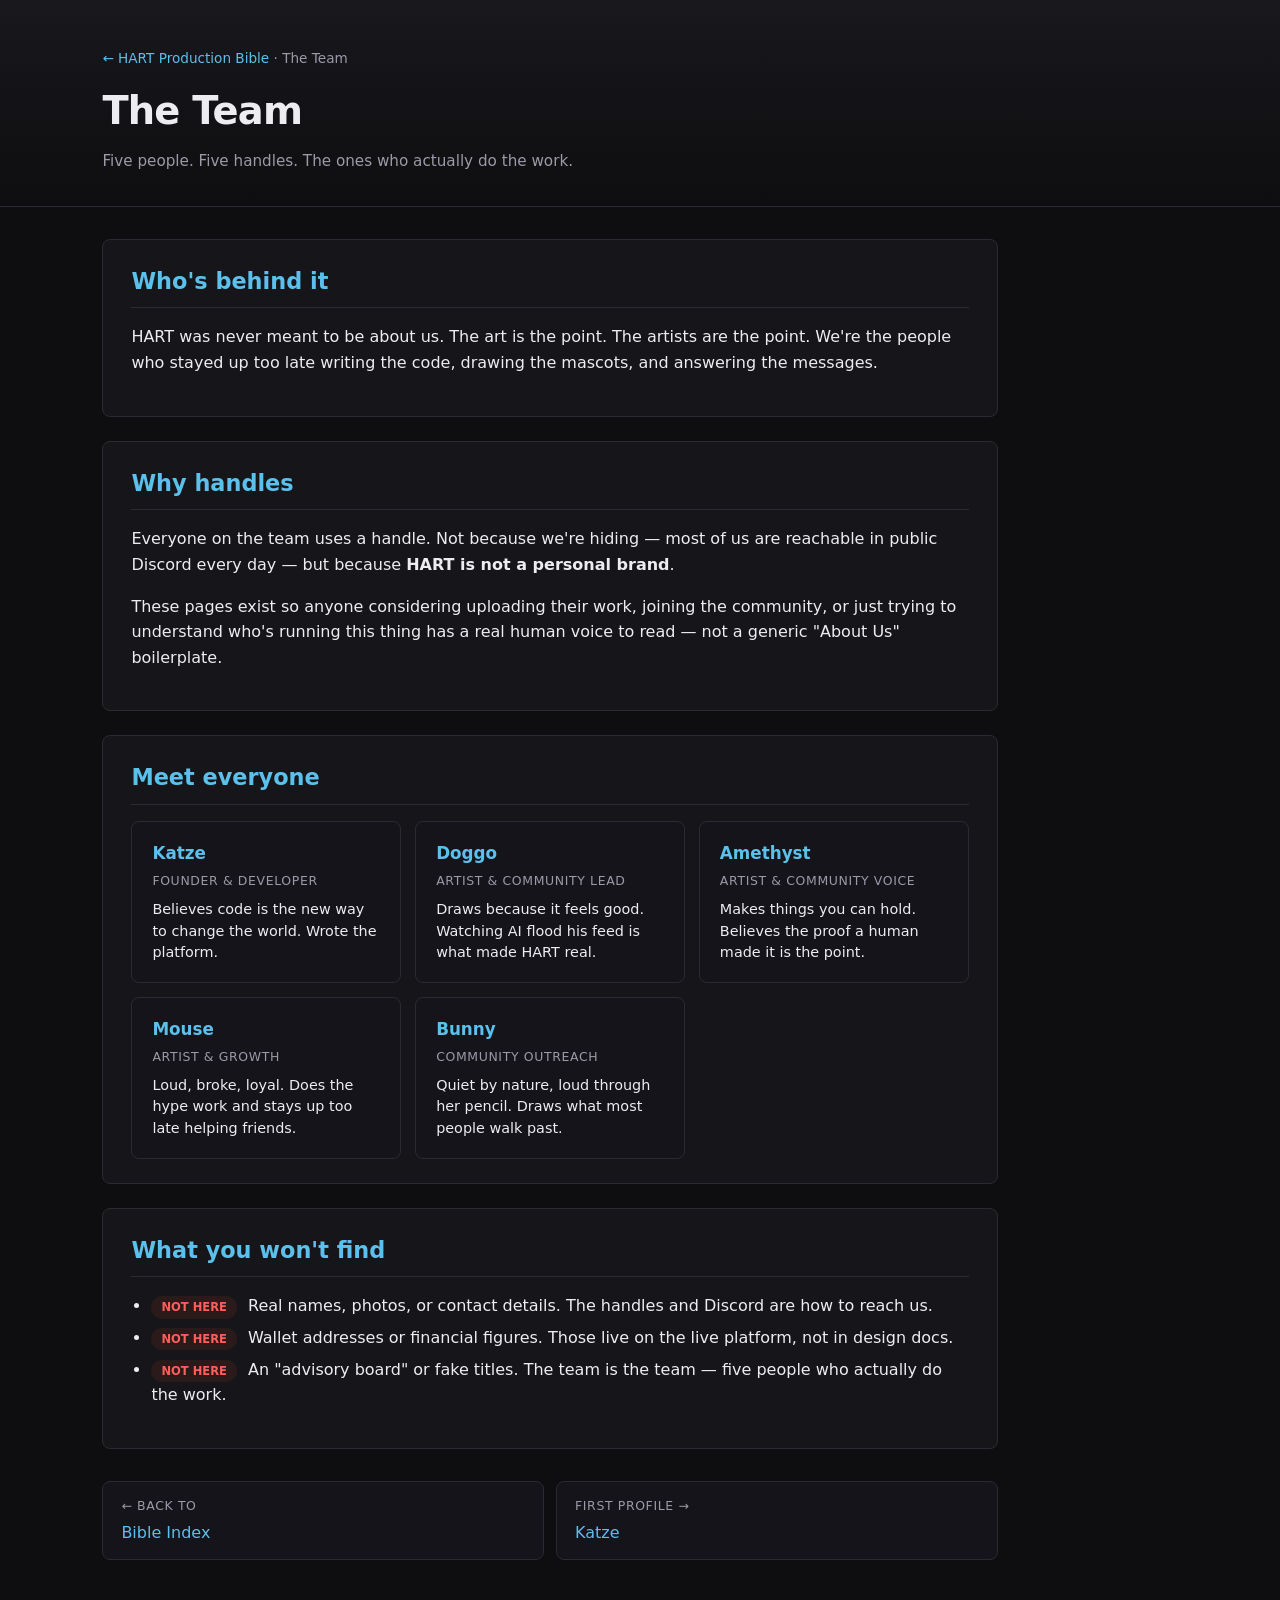
<file: team/index.html>
<!DOCTYPE html>
<html lang="en">
<head>
<meta charset="UTF-8">
<meta name="viewport" content="width=device-width, initial-scale=1.0">
<title>The Team — HART Production Bible</title>
<link rel="stylesheet" href="../_style.css">
<style>
  .team-buttons {
    display: grid;
    grid-template-columns: repeat(auto-fit, minmax(220px, 1fr));
    gap: 14px;
    margin-top: 8px;
  }
  .team-btn {
    display: block;
    padding: 18px 20px;
    border: 1px solid var(--line);
    border-radius: 8px;
    background: #14141a;
    text-decoration: none;
    color: var(--ink);
    transition: border-color 0.15s, transform 0.15s, background 0.15s;
  }
  .team-btn:hover {
    border-color: var(--accent);
    background: #1a1a22;
    transform: translateY(-1px);
  }
  .team-btn .name {
    color: var(--accent-2);
    font-weight: 600;
    font-size: 1.05rem;
  }
  .team-btn .role {
    color: var(--muted);
    font-size: 0.78rem;
    text-transform: uppercase;
    letter-spacing: 0.05em;
    margin-top: 4px;
  }
  .team-btn .blurb {
    color: var(--ink);
    font-size: 0.9rem;
    margin-top: 8px;
    line-height: 1.5;
  }
</style>
</head>
<body>

<header>
  <div class="crumb"><a href="../index.html">← HART Production Bible</a> · The Team</div>
  <h1>The Team</h1>
  <div class="sub">Five people. Five handles. The ones who actually do the work.</div>
</header>

<main>

<section>
  <h2>Who's behind it</h2>
  <p>
    HART was never meant to be about us. The art is the point. The artists are the point. We're the
    people who stayed up too late writing the code, drawing the mascots, and answering the messages.
  </p>
</section>

<section>
  <h2>Why handles</h2>
  <p>
    Everyone on the team uses a handle. Not because we're hiding — most of us are reachable in
    public Discord every day — but because <strong>HART is not a personal brand</strong>.
  </p>
  <p>
    These pages exist so anyone considering uploading their work, joining the community, or just
    trying to understand who's running this thing has a real human voice to read — not a generic
    "About Us" boilerplate.
  </p>
</section>

<section>
  <h2>Meet everyone</h2>
  <div class="team-buttons">
    <a class="team-btn" href="katze.html">
      <div class="name">Katze</div>
      <div class="role">Founder &amp; Developer</div>
      <div class="blurb">Believes code is the new way to change the world. Wrote the platform.</div>
    </a>
    <a class="team-btn" href="doggo.html">
      <div class="name">Doggo</div>
      <div class="role">Artist &amp; Community Lead</div>
      <div class="blurb">Draws because it feels good. Watching AI flood his feed is what made HART real.</div>
    </a>
    <a class="team-btn" href="amethyst.html">
      <div class="name">Amethyst</div>
      <div class="role">Artist &amp; Community Voice</div>
      <div class="blurb">Makes things you can hold. Believes the proof a human made it is the point.</div>
    </a>
    <a class="team-btn" href="mouse.html">
      <div class="name">Mouse</div>
      <div class="role">Artist &amp; Growth</div>
      <div class="blurb">Loud, broke, loyal. Does the hype work and stays up too late helping friends.</div>
    </a>
    <a class="team-btn" href="bunny.html">
      <div class="name">Bunny</div>
      <div class="role">Community Outreach</div>
      <div class="blurb">Quiet by nature, loud through her pencil. Draws what most people walk past.</div>
    </a>
  </div>
</section>

<section>
  <h2>What you won't find</h2>
  <ul>
    <li><span class="pill pill-acc">NOT HERE</span> Real names, photos, or contact details. The handles and Discord are how to reach us.</li>
    <li><span class="pill pill-acc">NOT HERE</span> Wallet addresses or financial figures. Those live on the live platform, not in design docs.</li>
    <li><span class="pill pill-acc">NOT HERE</span> An "advisory board" or fake titles. The team is the team — five people who actually do the work.</li>
  </ul>
</section>

<div class="next">
  <a href="../index.html">
    <div class="label">← Back to</div>
    <div class="title">Bible Index</div>
  </a>
  <a href="katze.html">
    <div class="label">First profile →</div>
    <div class="title">Katze</div>
  </a>
</div>

</main>

</body>
</html>
</file>
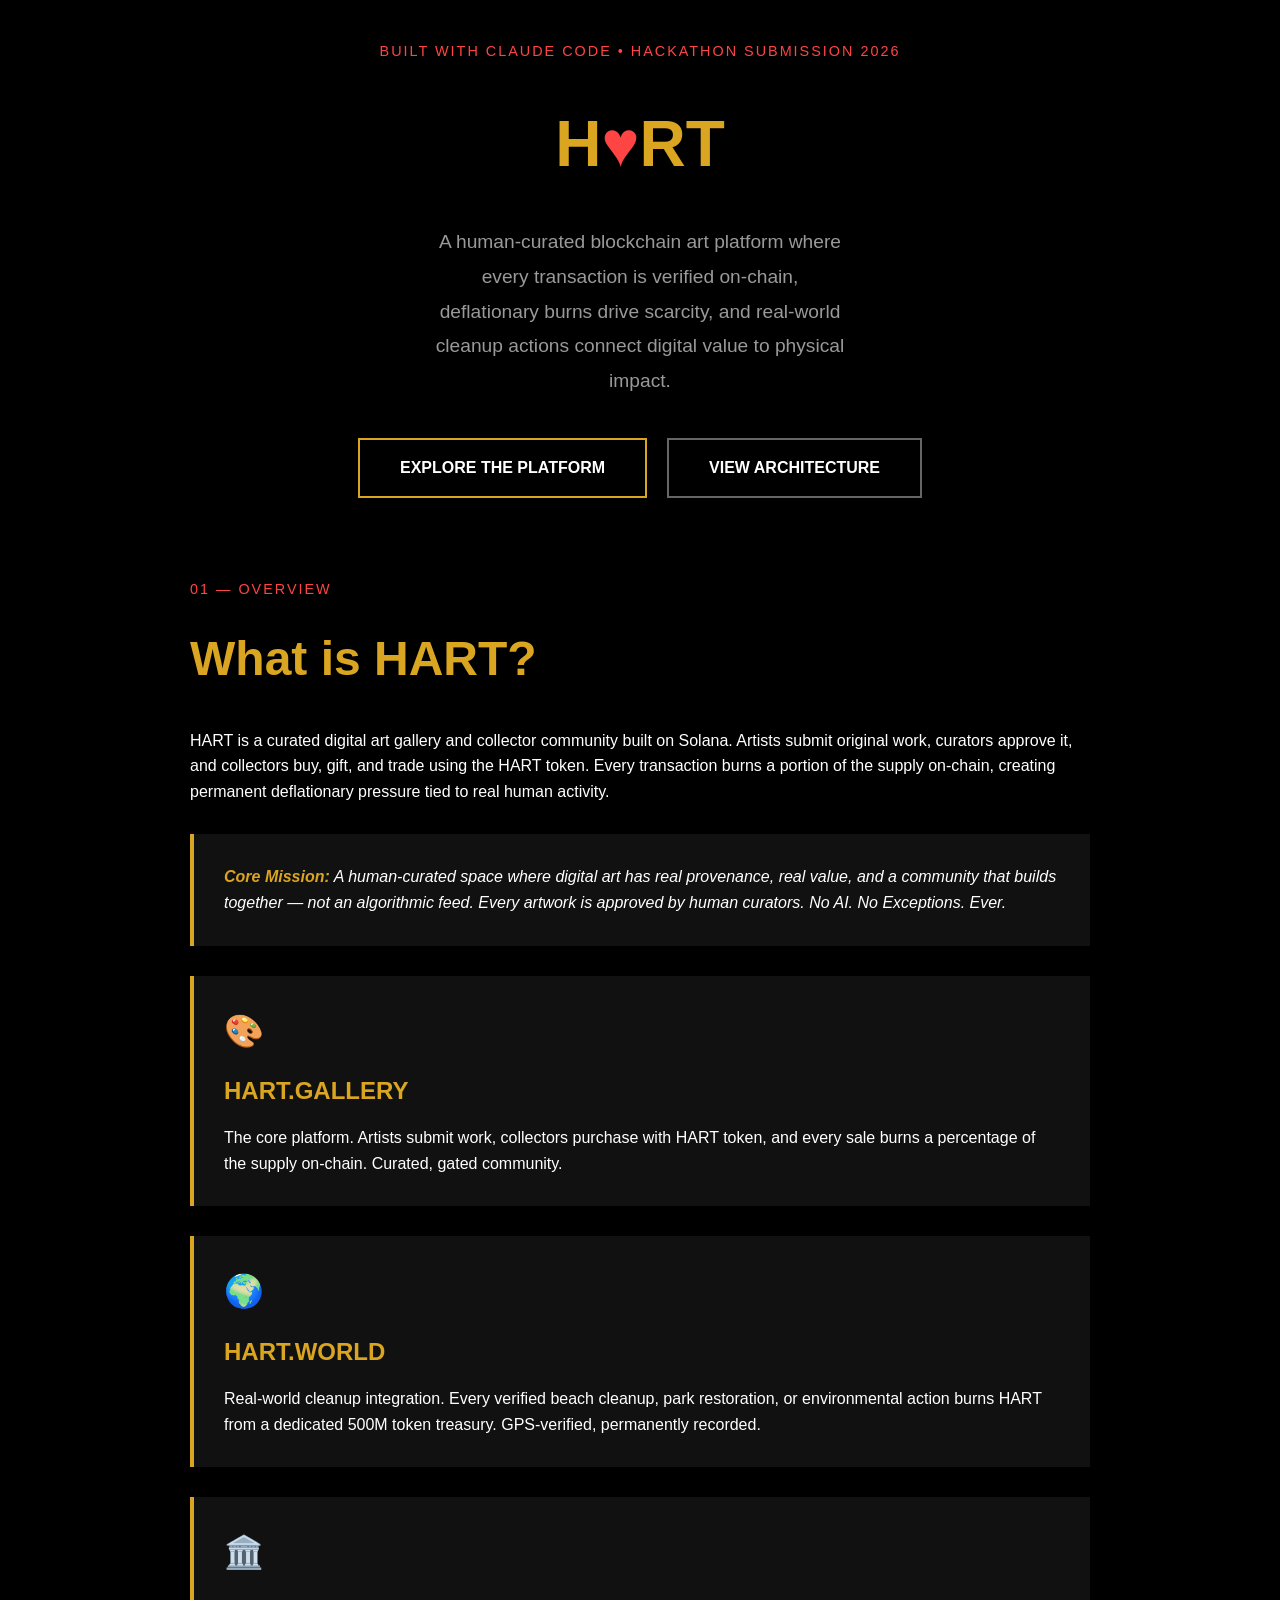
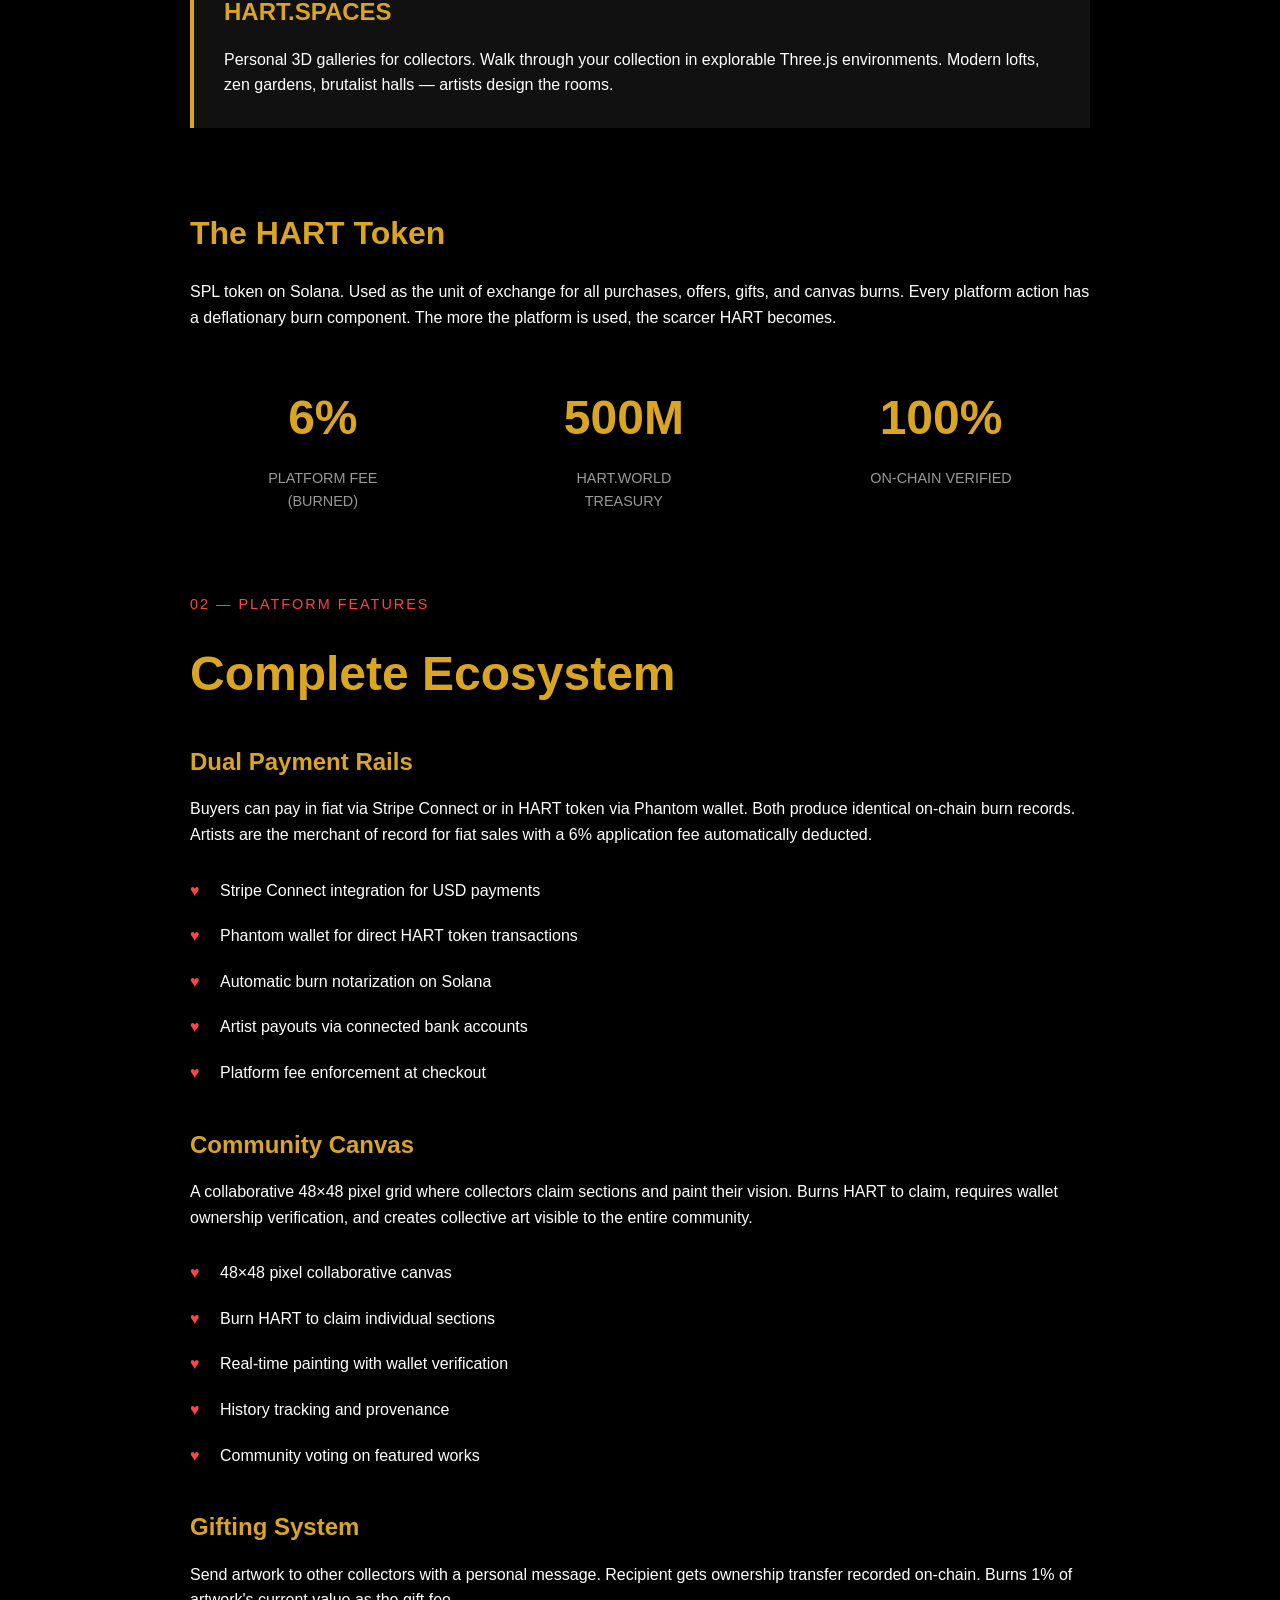
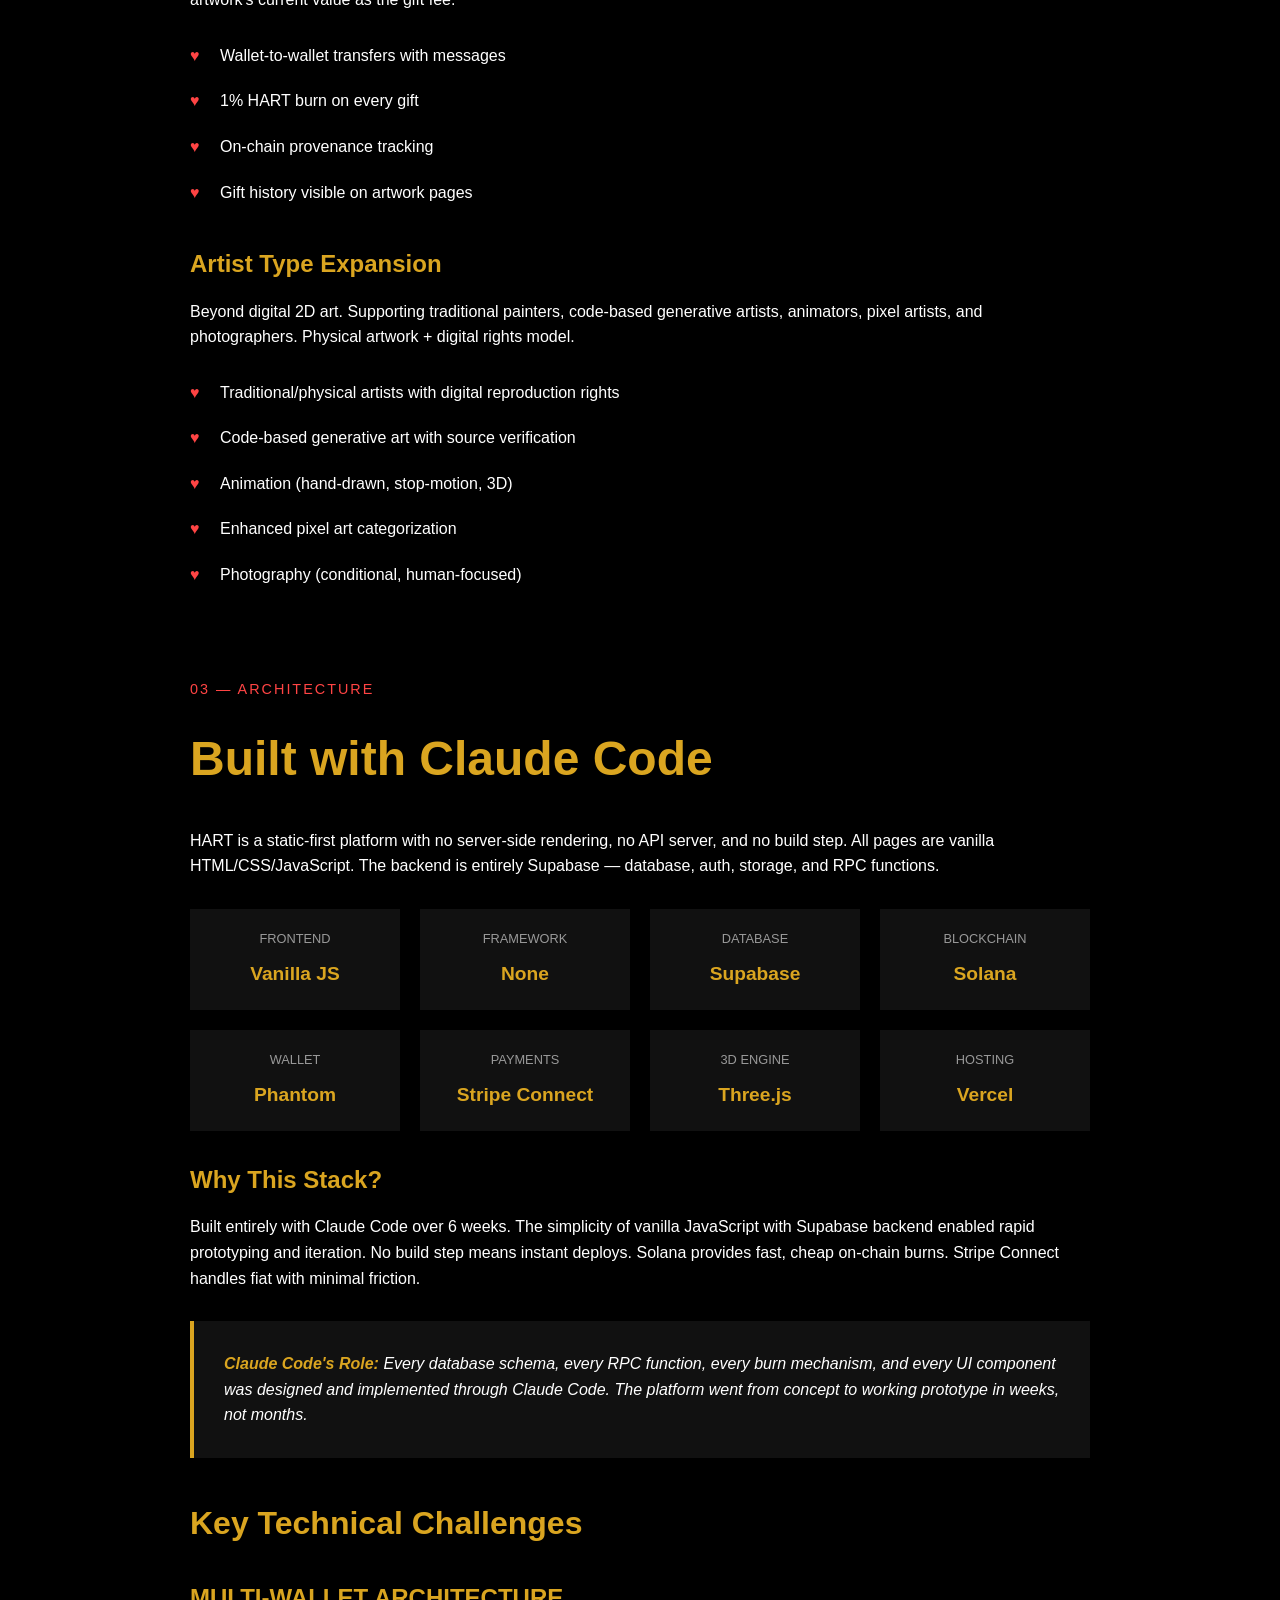
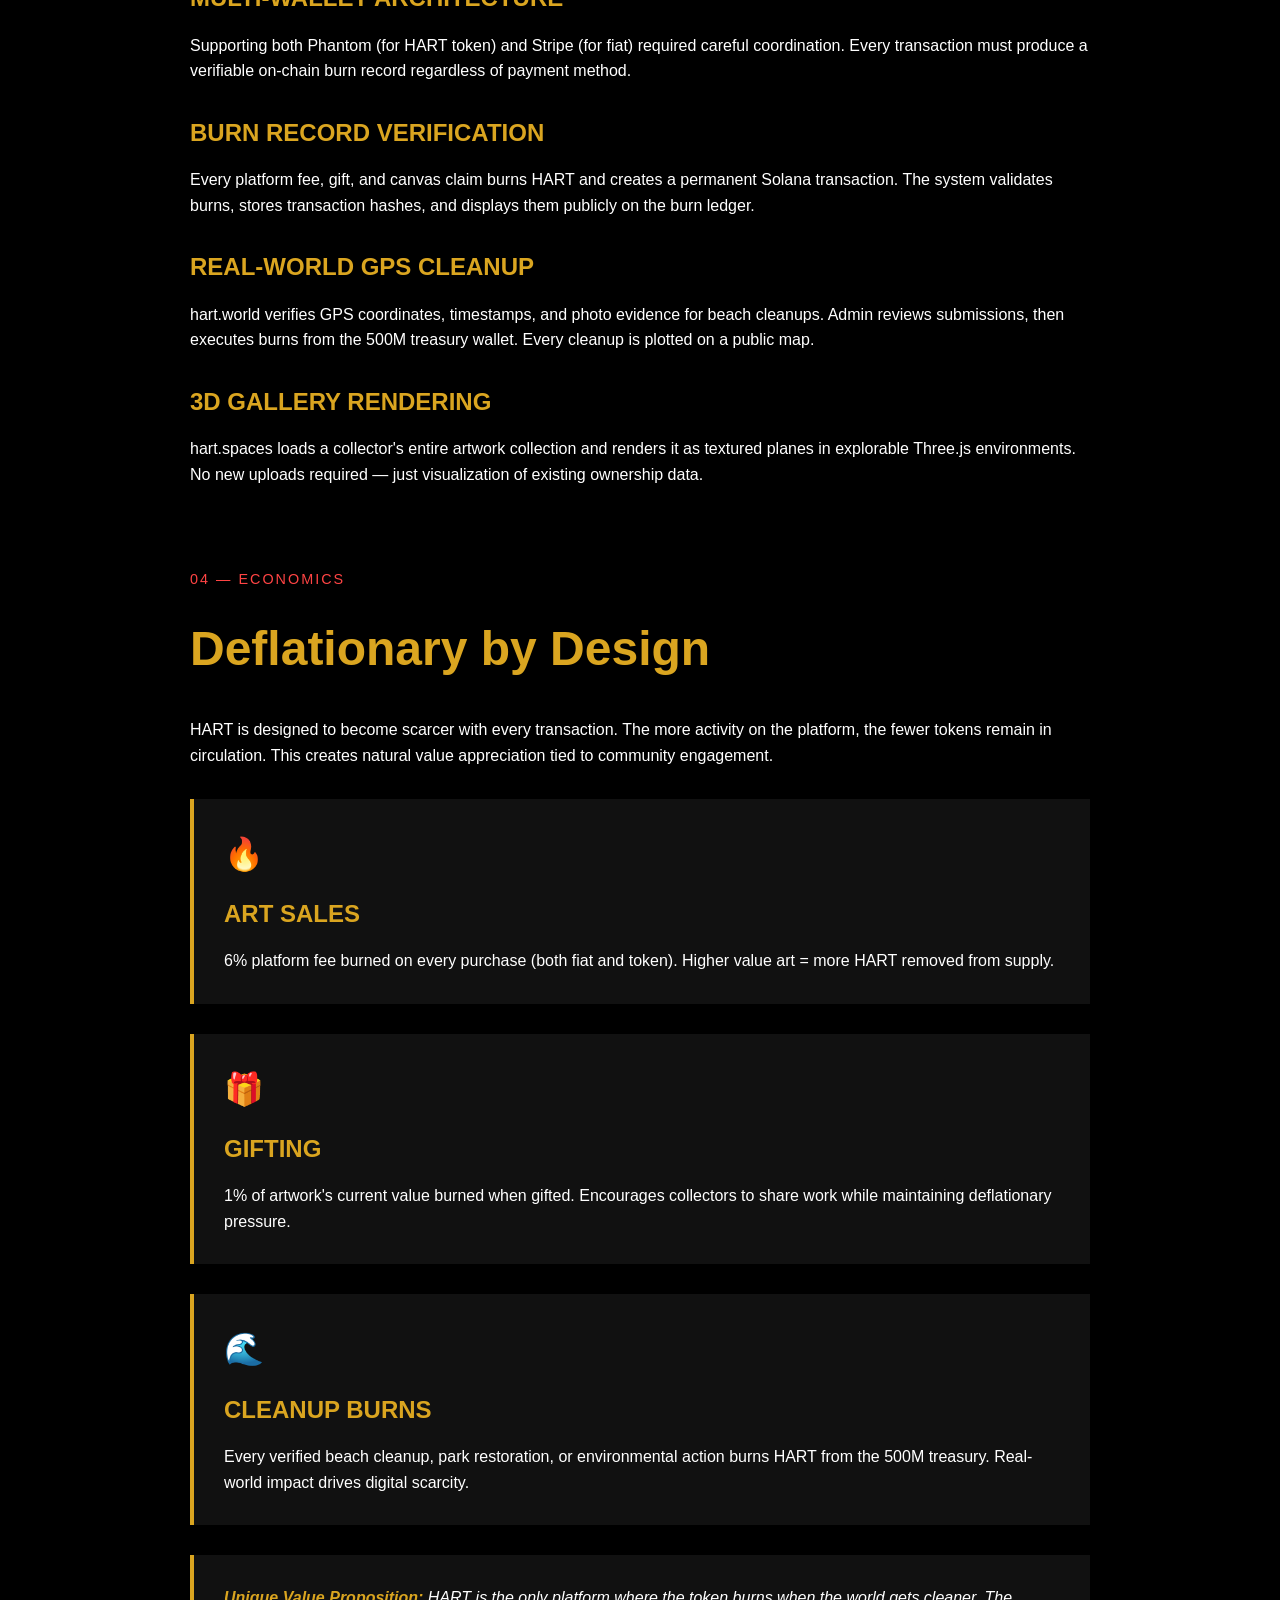
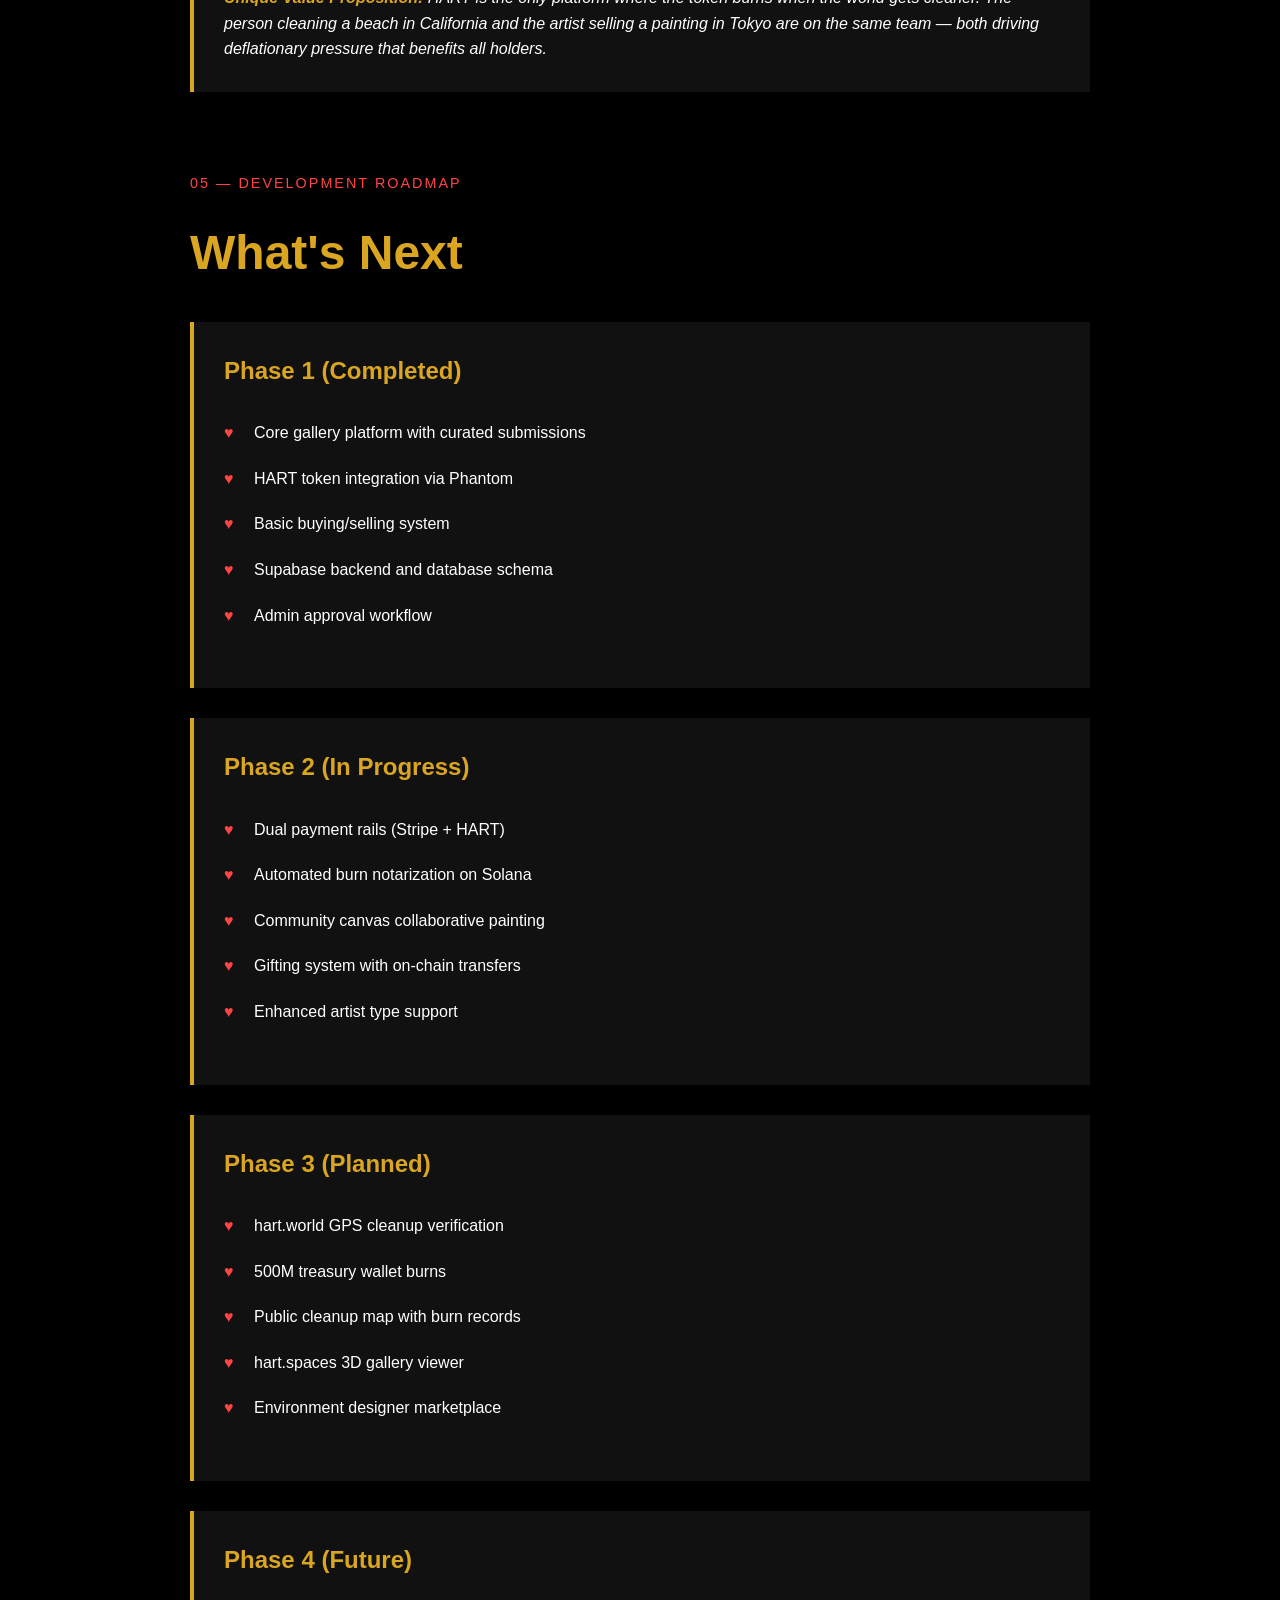
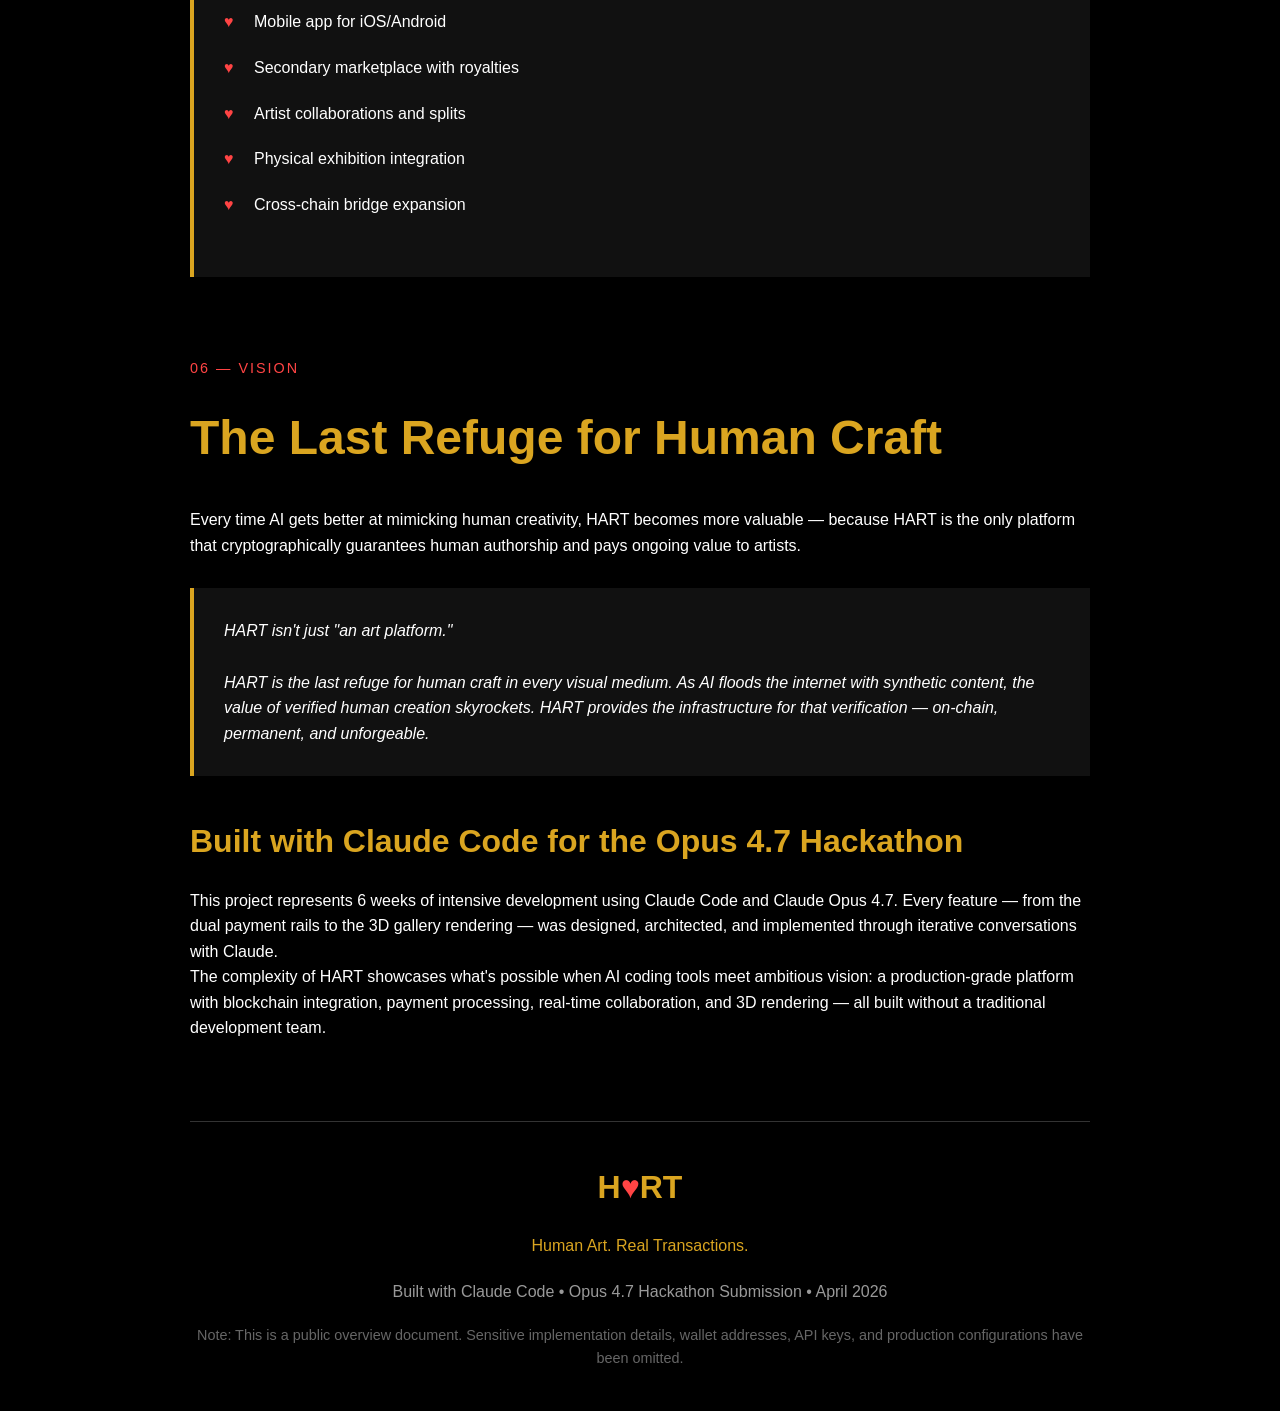
<file: HART-Project-details.html>
<!DOCTYPE html>

<html lang="en">
<head>
    <meta charset="UTF-8">
    <meta name="viewport" content="width=device-width, initial-scale=1.0">
    <title>HART Project Overview</title>
    <style>
        * {
            margin: 0;
            padding: 0;
            box-sizing: border-box;
        }

    body {
        background-color: #000000;
        color: #ffffff;
        font-family: -apple-system, BlinkMacSystemFont, 'Segoe UI', Roboto, Oxygen, Ubuntu, Cantarell, sans-serif;
        line-height: 1.6;
        padding: 40px 20px;
    }

    .container {
        max-width: 900px;
        margin: 0 auto;
    }

    .header {
        text-align: center;
        margin-bottom: 60px;
    }

    .badge {
        color: #ff4444;
        font-size: 0.9rem;
        letter-spacing: 2px;
        margin-bottom: 30px;
    }

    .logo {
        font-size: 4rem;
        font-weight: bold;
        margin: 20px 0;
        color: #DAA520;
    }

    .logo .heart {
        color: #ff4444;
    }

    .tagline {
        font-size: 1.2rem;
        color: #999;
        margin: 30px 0;
        line-height: 1.8;
    }

    .button-group {
        display: flex;
        gap: 20px;
        justify-content: center;
        margin-top: 40px;
        flex-wrap: wrap;
    }

    .button {
        padding: 15px 40px;
        border: 2px solid #DAA520;
        background: transparent;
        color: #ffffff;
        text-decoration: none;
        font-weight: bold;
        transition: all 0.3s;
    }

    .button:hover {
        background: #DAA520;
        color: #000;
    }

    .button.secondary {
        border-color: #666;
    }

    .button.secondary:hover {
        background: #666;
        color: #fff;
    }

    .section {
        margin: 80px 0;
    }

    .section-header {
        color: #ff4444;
        font-size: 0.9rem;
        letter-spacing: 2px;
        margin-bottom: 20px;
    }

    h1 {
        font-size: 3rem;
        color: #DAA520;
        margin-bottom: 30px;
    }

    h2 {
        font-size: 2rem;
        color: #DAA520;
        margin: 40px 0 20px 0;
    }

    h3 {
        font-size: 1.5rem;
        color: #DAA520;
        margin: 30px 0 15px 0;
    }

    .feature-card {
        background: #111;
        border-left: 4px solid #DAA520;
        padding: 30px;
        margin: 30px 0;
    }

    .feature-card h3 {
        margin-top: 0;
    }

    .mission-box {
        background: #111;
        border-left: 4px solid #DAA520;
        padding: 30px;
        margin: 30px 0;
        font-style: italic;
    }

    .mission-box strong {
        color: #DAA520;
    }

    .stats {
        display: flex;
        justify-content: space-around;
        margin: 50px 0;
        flex-wrap: wrap;
        gap: 30px;
    }

    .stat {
        text-align: center;
    }

    .stat-number {
        font-size: 3rem;
        color: #DAA520;
        font-weight: bold;
    }

    .stat-label {
        font-size: 0.9rem;
        color: #999;
        margin-top: 10px;
    }

    .feature-list {
        list-style: none;
        margin: 20px 0;
    }

    .feature-list li {
        padding: 10px 0;
        padding-left: 30px;
        position: relative;
    }

    .feature-list li:before {
        content: "♥";
        position: absolute;
        left: 0;
        color: #ff4444;
    }

    .tech-stack {
        display: grid;
        grid-template-columns: repeat(auto-fit, minmax(200px, 1fr));
        gap: 20px;
        margin: 30px 0;
    }

    .tech-item {
        background: #111;
        padding: 20px;
        text-align: center;
    }

    .tech-label {
        color: #999;
        font-size: 0.8rem;
        margin-bottom: 10px;
    }

    .tech-value {
        color: #DAA520;
        font-size: 1.2rem;
        font-weight: bold;
    }

    .icon {
        font-size: 2rem;
        margin-bottom: 15px;
    }

    .roadmap-phase {
        margin: 30px 0;
        padding: 30px;
        background: #111;
        border-left: 4px solid #DAA520;
    }

    .roadmap-phase h3 {
        margin-top: 0;
    }

    .footer {
        text-align: center;
        margin-top: 80px;
        padding-top: 40px;
        border-top: 1px solid #333;
    }

    .footer-logo {
        font-size: 2rem;
        font-weight: bold;
        color: #DAA520;
        margin-bottom: 20px;
    }

    .footer-logo .heart {
        color: #ff4444;
    }

    .footer-tagline {
        color: #DAA520;
        margin: 10px 0;
    }

    .footer-note {
        color: #666;
        font-size: 0.9rem;
        margin-top: 20px;
    }

    @media (max-width: 768px) {
        .logo {
            font-size: 3rem;
        }

        h1 {
            font-size: 2rem;
        }

        h2 {
            font-size: 1.5rem;
        }

        .stats {
            flex-direction: column;
        }

        .stat-number {
            font-size: 2rem;
        }
    }
</style>

</head>
<body>
    <div class="container">
        <div class="header">
            <div class="badge">BUILT WITH CLAUDE CODE • HACKATHON SUBMISSION 2026</div>
            <div class="logo">H<span class="heart">♥</span>RT</div>
            <p class="tagline">
                A human-curated blockchain art platform where<br>
                every transaction is verified on-chain,<br>
                deflationary burns drive scarcity, and real-world<br>
                cleanup actions connect digital value to physical<br>
                impact.
            </p>
            <div class="button-group">
                <a href="#" class="button">EXPLORE THE PLATFORM</a>
                <a href="#" class="button secondary">VIEW ARCHITECTURE</a>
            </div>
        </div>

    <section class="section">
        <div class="section-header">01 — OVERVIEW</div>
        <h1>What is HART?</h1>
        <p>
            HART is a curated digital art gallery and collector community built on Solana. Artists
            submit original work, curators approve it, and collectors buy, gift, and trade using the HART
            token. Every transaction burns a portion of the supply on-chain, creating permanent deflationary
            pressure tied to real human activity.
        </p>

        <div class="mission-box">
            <strong>Core Mission:</strong> A human-curated space where digital art
            has real provenance, real value, and a community that
            builds together — not an algorithmic feed. Every
            artwork is approved by human curators. No AI. No
            Exceptions. Ever.
        </div>

        <div class="feature-card">
            <div class="icon">🎨</div>
            <h3>HART.GALLERY</h3>
            <p>
                The core platform. Artists submit work, collectors
                purchase with HART token, and every sale burns a
                percentage of the supply on-chain. Curated, gated
                community.
            </p>
        </div>

        <div class="feature-card">
            <div class="icon">🌍</div>
            <h3>HART.WORLD</h3>
            <p>
                Real-world cleanup integration. Every verified beach
                cleanup, park restoration, or environmental action burns
                HART from a dedicated 500M token treasury. GPS-verified,
                permanently recorded.
            </p>
        </div>

        <div class="feature-card">
            <div class="icon">🏛️</div>
            <h3>HART.SPACES</h3>
            <p>
                Personal 3D galleries for collectors. Walk through your
                collection in explorable Three.js environments. Modern
                lofts, zen gardens, brutalist halls — artists design the
                rooms.
            </p>
        </div>
    </section>

    <section class="section">
        <h2>The HART Token</h2>
        <p>
            SPL token on Solana. Used as the unit of exchange for all
            purchases, offers, gifts, and canvas burns. Every platform
            action has a deflationary burn component. The more the
            platform is used, the scarcer HART becomes.
        </p>

        <div class="stats">
            <div class="stat">
                <div class="stat-number">6%</div>
                <div class="stat-label">PLATFORM FEE<br>(BURNED)</div>
            </div>
            <div class="stat">
                <div class="stat-number">500M</div>
                <div class="stat-label">HART.WORLD<br>TREASURY</div>
            </div>
            <div class="stat">
                <div class="stat-number">100%</div>
                <div class="stat-label">ON-CHAIN VERIFIED</div>
            </div>
        </div>
    </section>

    <section class="section">
        <div class="section-header">02 — PLATFORM FEATURES</div>
        <h1>Complete Ecosystem</h1>

        <h3>Dual Payment Rails</h3>
        <p>
            Buyers can pay in fiat via Stripe Connect or in HART token
            via Phantom wallet. Both produce identical on-chain burn
            records. Artists are the merchant of record for fiat sales
            with a 6% application fee automatically deducted.
        </p>
        <ul class="feature-list">
            <li>Stripe Connect integration for USD payments</li>
            <li>Phantom wallet for direct HART token transactions</li>
            <li>Automatic burn notarization on Solana</li>
            <li>Artist payouts via connected bank accounts</li>
            <li>Platform fee enforcement at checkout</li>
        </ul>

        <h3>Community Canvas</h3>
        <p>
            A collaborative 48×48 pixel grid where collectors claim
            sections and paint their vision. Burns HART to claim,
            requires wallet ownership verification, and creates
            collective art visible to the entire community.
        </p>
        <ul class="feature-list">
            <li>48×48 pixel collaborative canvas</li>
            <li>Burn HART to claim individual sections</li>
            <li>Real-time painting with wallet verification</li>
            <li>History tracking and provenance</li>
            <li>Community voting on featured works</li>
        </ul>

        <h3>Gifting System</h3>
        <p>
            Send artwork to other collectors with a personal message.
            Recipient gets ownership transfer recorded on-chain. Burns 1%
            of artwork's current value as the gift fee.
        </p>
        <ul class="feature-list">
            <li>Wallet-to-wallet transfers with messages</li>
            <li>1% HART burn on every gift</li>
            <li>On-chain provenance tracking</li>
            <li>Gift history visible on artwork pages</li>
        </ul>

        <h3>Artist Type Expansion</h3>
        <p>
            Beyond digital 2D art. Supporting traditional painters, code-based 
            generative artists, animators, pixel artists, and photographers. 
            Physical artwork + digital rights model.
        </p>
        <ul class="feature-list">
            <li>Traditional/physical artists with digital reproduction rights</li>
            <li>Code-based generative art with source verification</li>
            <li>Animation (hand-drawn, stop-motion, 3D)</li>
            <li>Enhanced pixel art categorization</li>
            <li>Photography (conditional, human-focused)</li>
        </ul>
    </section>

    <section class="section">
        <div class="section-header">03 — ARCHITECTURE</div>
        <h1>Built with Claude Code</h1>
        <p>
            HART is a static-first platform with no server-side rendering, no API server, and no build step.
            All pages are vanilla HTML/CSS/JavaScript. The backend is entirely Supabase — database, auth,
            storage, and RPC functions.
        </p>

        <div class="tech-stack">
            <div class="tech-item">
                <div class="tech-label">FRONTEND</div>
                <div class="tech-value">Vanilla JS</div>
            </div>
            <div class="tech-item">
                <div class="tech-label">FRAMEWORK</div>
                <div class="tech-value">None</div>
            </div>
            <div class="tech-item">
                <div class="tech-label">DATABASE</div>
                <div class="tech-value">Supabase</div>
            </div>
            <div class="tech-item">
                <div class="tech-label">BLOCKCHAIN</div>
                <div class="tech-value">Solana</div>
            </div>
            <div class="tech-item">
                <div class="tech-label">WALLET</div>
                <div class="tech-value">Phantom</div>
            </div>
            <div class="tech-item">
                <div class="tech-label">PAYMENTS</div>
                <div class="tech-value">Stripe Connect</div>
            </div>
            <div class="tech-item">
                <div class="tech-label">3D ENGINE</div>
                <div class="tech-value">Three.js</div>
            </div>
            <div class="tech-item">
                <div class="tech-label">HOSTING</div>
                <div class="tech-value">Vercel</div>
            </div>
        </div>

        <h3>Why This Stack?</h3>
        <p>
            Built entirely with Claude Code over 6 weeks. The simplicity
            of vanilla JavaScript with Supabase backend enabled rapid
            prototyping and iteration. No build step means instant
            deploys. Solana provides fast, cheap on-chain burns. Stripe
            Connect handles fiat with minimal friction.
        </p>

        <div class="mission-box">
            <strong>Claude Code's Role:</strong> Every database schema, every RPC
            function, every burn mechanism, and every UI component
            was designed and implemented through Claude Code. The
            platform went from concept to working prototype in
            weeks, not months.
        </div>

        <h2>Key Technical Challenges</h2>

        <h3>MULTI-WALLET ARCHITECTURE</h3>
        <p>
            Supporting both Phantom (for HART token) and Stripe (for
            fiat) required careful coordination. Every transaction
            must produce a verifiable on-chain burn record regardless
            of payment method.
        </p>

        <h3>BURN RECORD VERIFICATION</h3>
        <p>
            Every platform fee, gift, and canvas claim burns HART and
            creates a permanent Solana transaction. The system
            validates burns, stores transaction hashes, and displays
            them publicly on the burn ledger.
        </p>

        <h3>REAL-WORLD GPS CLEANUP</h3>
        <p>
            hart.world verifies GPS coordinates, timestamps, and photo
            evidence for beach cleanups. Admin reviews submissions,
            then executes burns from the 500M treasury wallet. Every
            cleanup is plotted on a public map.
        </p>

        <h3>3D GALLERY RENDERING</h3>
        <p>
            hart.spaces loads a collector's entire artwork collection
            and renders it as textured planes in explorable Three.js
            environments. No new uploads required — just visualization
            of existing ownership data.
        </p>
    </section>

    <section class="section">
        <div class="section-header">04 — ECONOMICS</div>
        <h1>Deflationary by Design</h1>
        <p>
            HART is designed to become scarcer with every
            transaction. The more activity on the platform,
            the fewer tokens remain in circulation. This
            creates natural value appreciation tied to
            community engagement.
        </p>

        <div class="feature-card">
            <div class="icon">🔥</div>
            <h3>ART SALES</h3>
            <p>
                6% platform fee burned on every purchase (both fiat and
                token). Higher value art = more HART removed from supply.
            </p>
        </div>

        <div class="feature-card">
            <div class="icon">🎁</div>
            <h3>GIFTING</h3>
            <p>
                1% of artwork's current value burned when gifted.
                Encourages collectors to share work while maintaining
                deflationary pressure.
            </p>
        </div>

        <div class="feature-card">
            <div class="icon">🌊</div>
            <h3>CLEANUP BURNS</h3>
            <p>
                Every verified beach cleanup, park restoration, or
                environmental action burns HART from the 500M treasury.
                Real-world impact drives digital scarcity.
            </p>
        </div>

        <div class="mission-box">
            <strong>Unique Value Proposition:</strong> HART is the only platform
            where the token burns when the world gets cleaner. The
            person cleaning a beach in California and the artist
            selling a painting in Tokyo are on the same team —
            both driving deflationary pressure that benefits all
            holders.
        </div>
    </section>

    <section class="section">
        <div class="section-header">05 — DEVELOPMENT ROADMAP</div>
        <h1>What's Next</h1>

        <div class="roadmap-phase">
            <h3>Phase 1 (Completed)</h3>
            <ul class="feature-list">
                <li>Core gallery platform with curated submissions</li>
                <li>HART token integration via Phantom</li>
                <li>Basic buying/selling system</li>
                <li>Supabase backend and database schema</li>
                <li>Admin approval workflow</li>
            </ul>
        </div>

        <div class="roadmap-phase">
            <h3>Phase 2 (In Progress)</h3>
            <ul class="feature-list">
                <li>Dual payment rails (Stripe + HART)</li>
                <li>Automated burn notarization on Solana</li>
                <li>Community canvas collaborative painting</li>
                <li>Gifting system with on-chain transfers</li>
                <li>Enhanced artist type support</li>
            </ul>
        </div>

        <div class="roadmap-phase">
            <h3>Phase 3 (Planned)</h3>
            <ul class="feature-list">
                <li>hart.world GPS cleanup verification</li>
                <li>500M treasury wallet burns</li>
                <li>Public cleanup map with burn records</li>
                <li>hart.spaces 3D gallery viewer</li>
                <li>Environment designer marketplace</li>
            </ul>
        </div>

        <div class="roadmap-phase">
            <h3>Phase 4 (Future)</h3>
            <ul class="feature-list">
                <li>Mobile app for iOS/Android</li>
                <li>Secondary marketplace with royalties</li>
                <li>Artist collaborations and splits</li>
                <li>Physical exhibition integration</li>
                <li>Cross-chain bridge expansion</li>
            </ul>
        </div>
    </section>

    <section class="section">
        <div class="section-header">06 — VISION</div>
        <h1>The Last Refuge for Human Craft</h1>
        <p>
            Every time AI gets better at mimicking human
            creativity, HART becomes more valuable — because
            HART is the only platform that cryptographically
            guarantees human authorship and pays ongoing
            value to artists.
        </p>

        <div class="mission-box">
            HART isn't just "an art platform."<br><br>
            HART is the last refuge for human craft in every
            visual medium. As AI floods the internet with
            synthetic content, the value of verified human
            creation skyrockets. HART provides the infrastructure
            for that verification — on-chain, permanent, and
            unforgeable.
        </div>

        <h2>Built with Claude Code for the Opus 4.7 Hackathon</h2>
        <p>
            This project represents 6 weeks of intensive development
            using Claude Code and Claude Opus 4.7. Every feature — from
            the dual payment rails to the 3D gallery rendering — was
            designed, architected, and implemented through iterative
            conversations with Claude.
        </p>
        <p>
            The complexity of HART showcases what's possible when AI
            coding tools meet ambitious vision: a production-grade
            platform with blockchain integration, payment processing,
            real-time collaboration, and 3D rendering — all built without
            a traditional development team.
        </p>
    </section>

    <div class="footer">
        <div class="footer-logo">H<span class="heart">♥</span>RT</div>
        <div class="footer-tagline">Human Art. Real Transactions.</div>
        <p style="color: #999; margin: 20px 0;">Built with Claude Code • Opus 4.7 Hackathon Submission • April 2026</p>
        <p class="footer-note">
            Note: This is a public overview document. Sensitive implementation details,
            wallet addresses, API keys, and production configurations have been omitted.
        </p>
    </div>
</div>

</body>
</html>
</file>
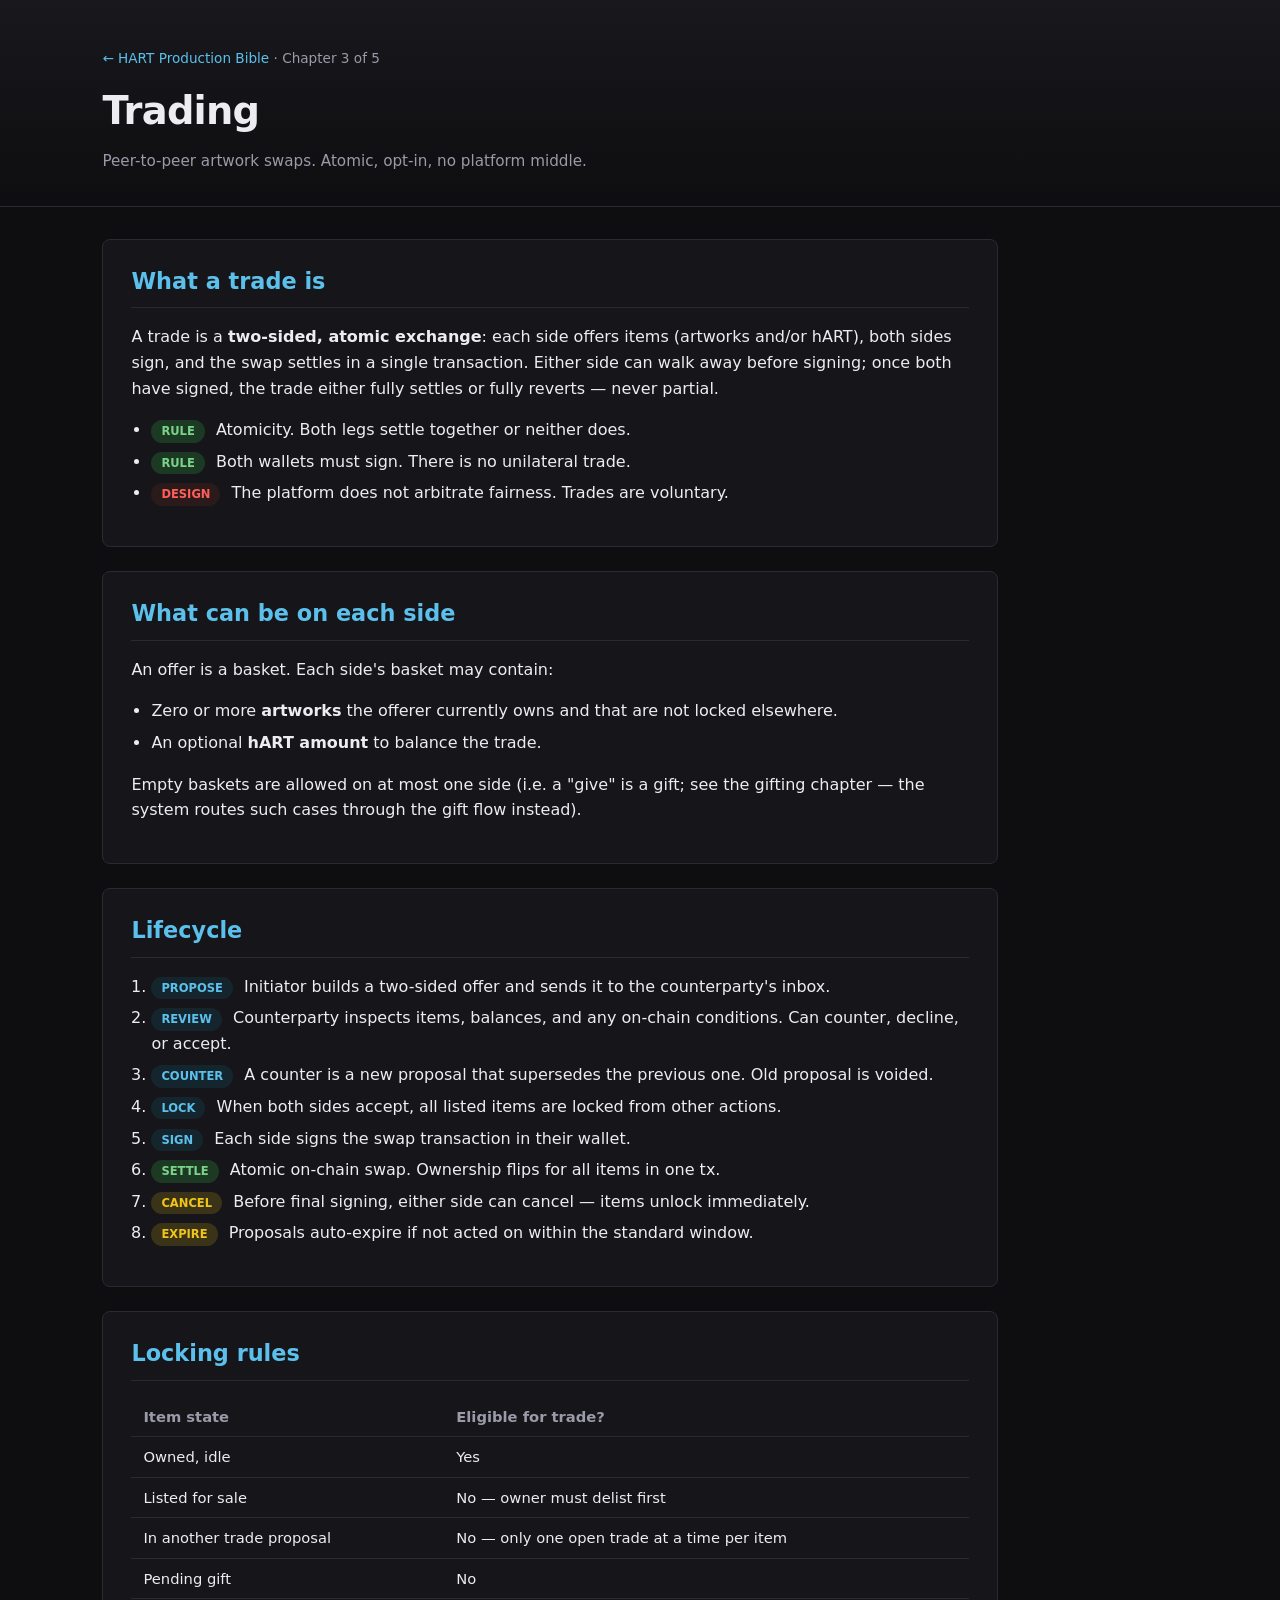
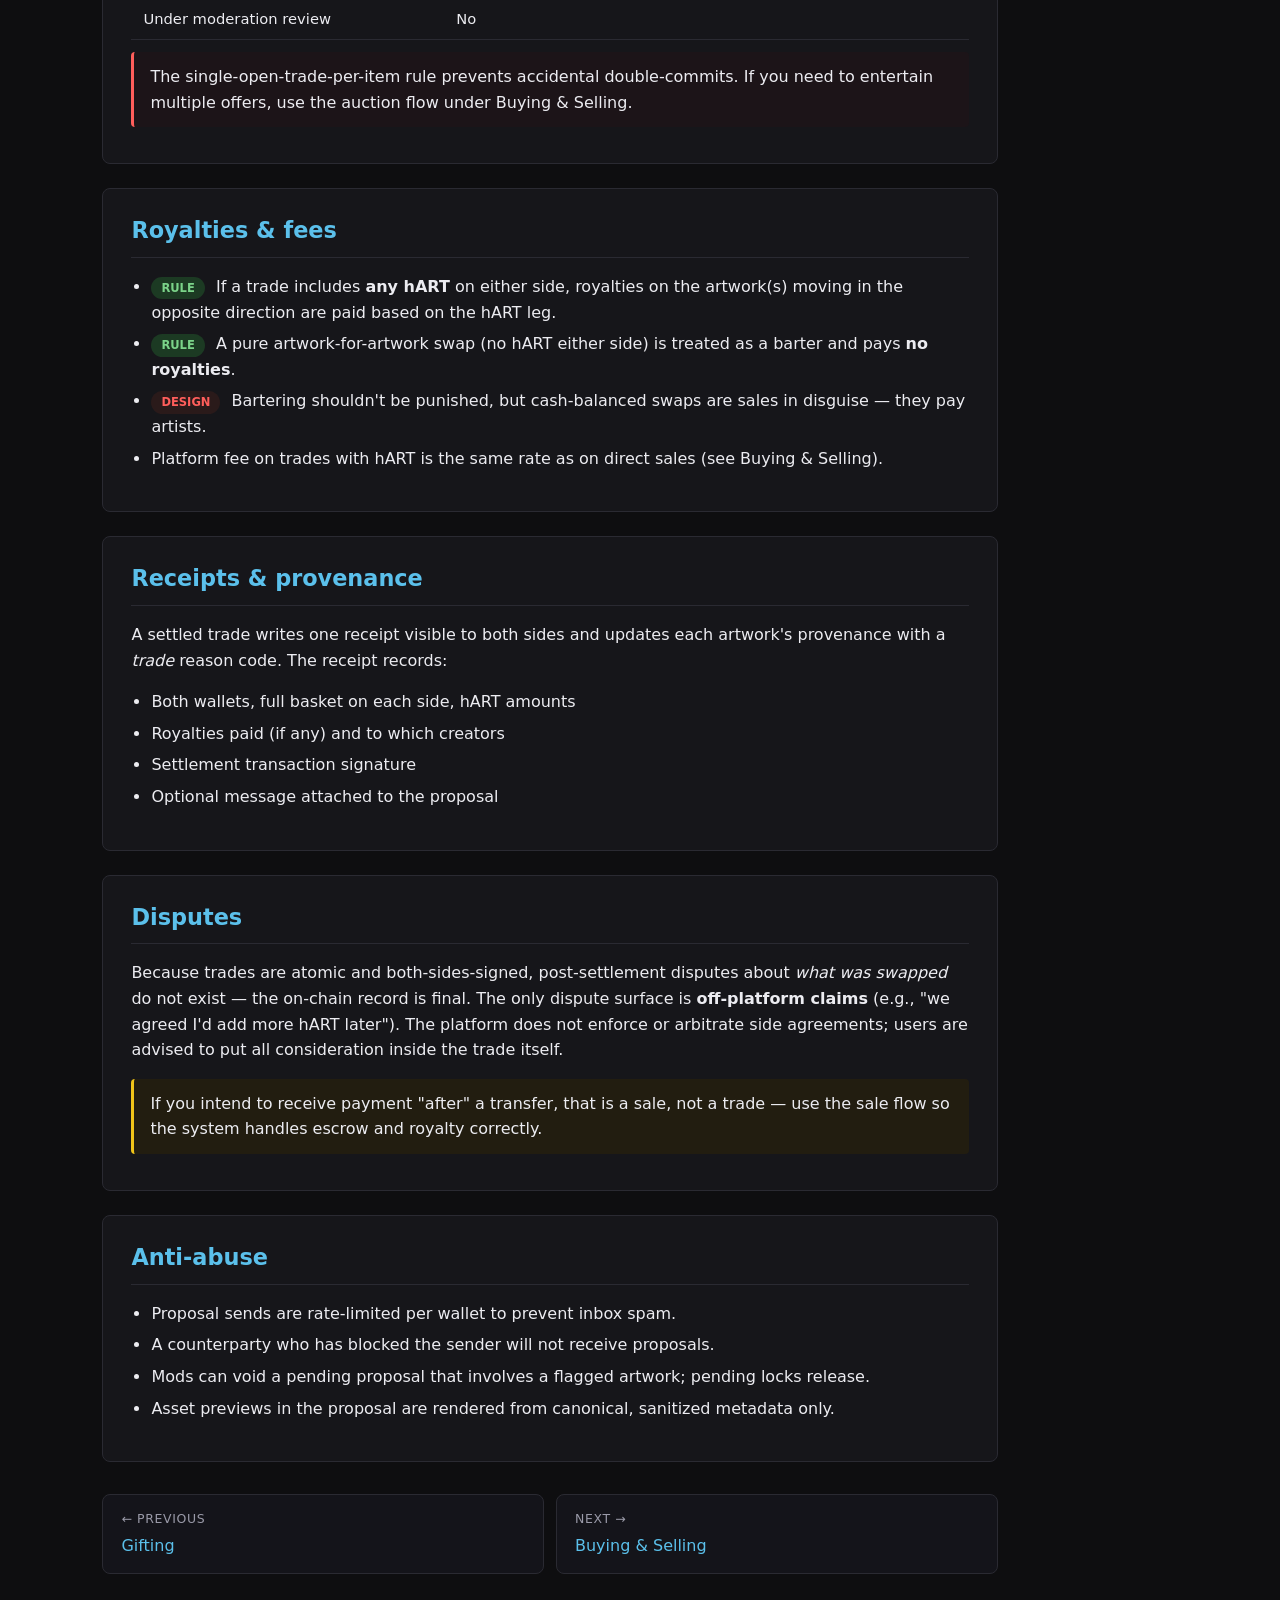
<file: trading.html>
<!DOCTYPE html>
<html lang="en">
<head>
<meta charset="UTF-8">
<meta name="viewport" content="width=device-width, initial-scale=1.0">
<title>Trading — HART Production Bible</title>
<link rel="stylesheet" href="_style.css">
</head>
<body>

<header>
  <div class="crumb"><a href="index.html">← HART Production Bible</a> · Chapter 3 of 5</div>
  <h1>Trading</h1>
  <div class="sub">Peer-to-peer artwork swaps. Atomic, opt-in, no platform middle.</div>
</header>

<main>

<section>
  <h2>What a trade is</h2>
  <p>
    A trade is a <strong>two-sided, atomic exchange</strong>: each side offers items (artworks
    and/or hART), both sides sign, and the swap settles in a single transaction. Either side can
    walk away before signing; once both have signed, the trade either fully settles or fully
    reverts — never partial.
  </p>
  <ul>
    <li><span class="pill pill-good">RULE</span> Atomicity. Both legs settle together or neither does.</li>
    <li><span class="pill pill-good">RULE</span> Both wallets must sign. There is no unilateral trade.</li>
    <li><span class="pill pill-acc">DESIGN</span> The platform does not arbitrate fairness. Trades are voluntary.</li>
  </ul>
</section>

<section>
  <h2>What can be on each side</h2>
  <p>An offer is a basket. Each side's basket may contain:</p>
  <ul>
    <li>Zero or more <strong>artworks</strong> the offerer currently owns and that are not locked elsewhere.</li>
    <li>An optional <strong>hART amount</strong> to balance the trade.</li>
  </ul>
  <p>Empty baskets are allowed on at most one side (i.e. a "give" is a gift; see the gifting chapter — the system routes such cases through the gift flow instead).</p>
</section>

<section>
  <h2>Lifecycle</h2>
  <ol>
    <li><span class="pill pill-info">PROPOSE</span> Initiator builds a two-sided offer and sends it to the counterparty's inbox.</li>
    <li><span class="pill pill-info">REVIEW</span> Counterparty inspects items, balances, and any on-chain conditions. Can counter, decline, or accept.</li>
    <li><span class="pill pill-info">COUNTER</span> A counter is a new proposal that supersedes the previous one. Old proposal is voided.</li>
    <li><span class="pill pill-info">LOCK</span> When both sides accept, all listed items are locked from other actions.</li>
    <li><span class="pill pill-info">SIGN</span> Each side signs the swap transaction in their wallet.</li>
    <li><span class="pill pill-good">SETTLE</span> Atomic on-chain swap. Ownership flips for all items in one tx.</li>
    <li><span class="pill pill-warn">CANCEL</span> Before final signing, either side can cancel — items unlock immediately.</li>
    <li><span class="pill pill-warn">EXPIRE</span> Proposals auto-expire if not acted on within the standard window.</li>
  </ol>
</section>

<section>
  <h2>Locking rules</h2>
  <table>
    <tr><th>Item state</th><th>Eligible for trade?</th></tr>
    <tr><td>Owned, idle</td><td>Yes</td></tr>
    <tr><td>Listed for sale</td><td>No — owner must delist first</td></tr>
    <tr><td>In another trade proposal</td><td>No — only one open trade at a time per item</td></tr>
    <tr><td>Pending gift</td><td>No</td></tr>
    <tr><td>Under moderation review</td><td>No</td></tr>
  </table>
  <div class="callout">
    The single-open-trade-per-item rule prevents accidental double-commits. If you need to entertain
    multiple offers, use the auction flow under Buying &amp; Selling.
  </div>
</section>

<section>
  <h2>Royalties &amp; fees</h2>
  <ul>
    <li><span class="pill pill-good">RULE</span> If a trade includes <strong>any hART</strong> on either side, royalties on the artwork(s) moving in the opposite direction are paid based on the hART leg.</li>
    <li><span class="pill pill-good">RULE</span> A pure artwork-for-artwork swap (no hART either side) is treated as a barter and pays <strong>no royalties</strong>.</li>
    <li><span class="pill pill-acc">DESIGN</span> Bartering shouldn't be punished, but cash-balanced swaps are sales in disguise — they pay artists.</li>
    <li>Platform fee on trades with hART is the same rate as on direct sales (see Buying &amp; Selling).</li>
  </ul>
</section>

<section>
  <h2>Receipts &amp; provenance</h2>
  <p>A settled trade writes one receipt visible to both sides and updates each artwork's provenance with a <em>trade</em> reason code. The receipt records:</p>
  <ul>
    <li>Both wallets, full basket on each side, hART amounts</li>
    <li>Royalties paid (if any) and to which creators</li>
    <li>Settlement transaction signature</li>
    <li>Optional message attached to the proposal</li>
  </ul>
</section>

<section>
  <h2>Disputes</h2>
  <p>
    Because trades are atomic and both-sides-signed, post-settlement disputes about <em>what was
    swapped</em> do not exist — the on-chain record is final. The only dispute surface is
    <strong>off-platform claims</strong> (e.g., "we agreed I'd add more hART later"). The platform
    does not enforce or arbitrate side agreements; users are advised to put all consideration
    inside the trade itself.
  </p>
  <div class="callout warn">
    If you intend to receive payment "after" a transfer, that is a sale, not a trade — use the
    sale flow so the system handles escrow and royalty correctly.
  </div>
</section>

<section>
  <h2>Anti-abuse</h2>
  <ul>
    <li>Proposal sends are rate-limited per wallet to prevent inbox spam.</li>
    <li>A counterparty who has blocked the sender will not receive proposals.</li>
    <li>Mods can void a pending proposal that involves a flagged artwork; pending locks release.</li>
    <li>Asset previews in the proposal are rendered from canonical, sanitized metadata only.</li>
  </ul>
</section>

<div class="next">
  <a href="gifting.html"><div class="label">← Previous</div><div class="title">Gifting</div></a>
  <a href="buying-selling.html"><div class="label">Next →</div><div class="title">Buying &amp; Selling</div></a>
</div>

</main>
</body>
</html>
</file>
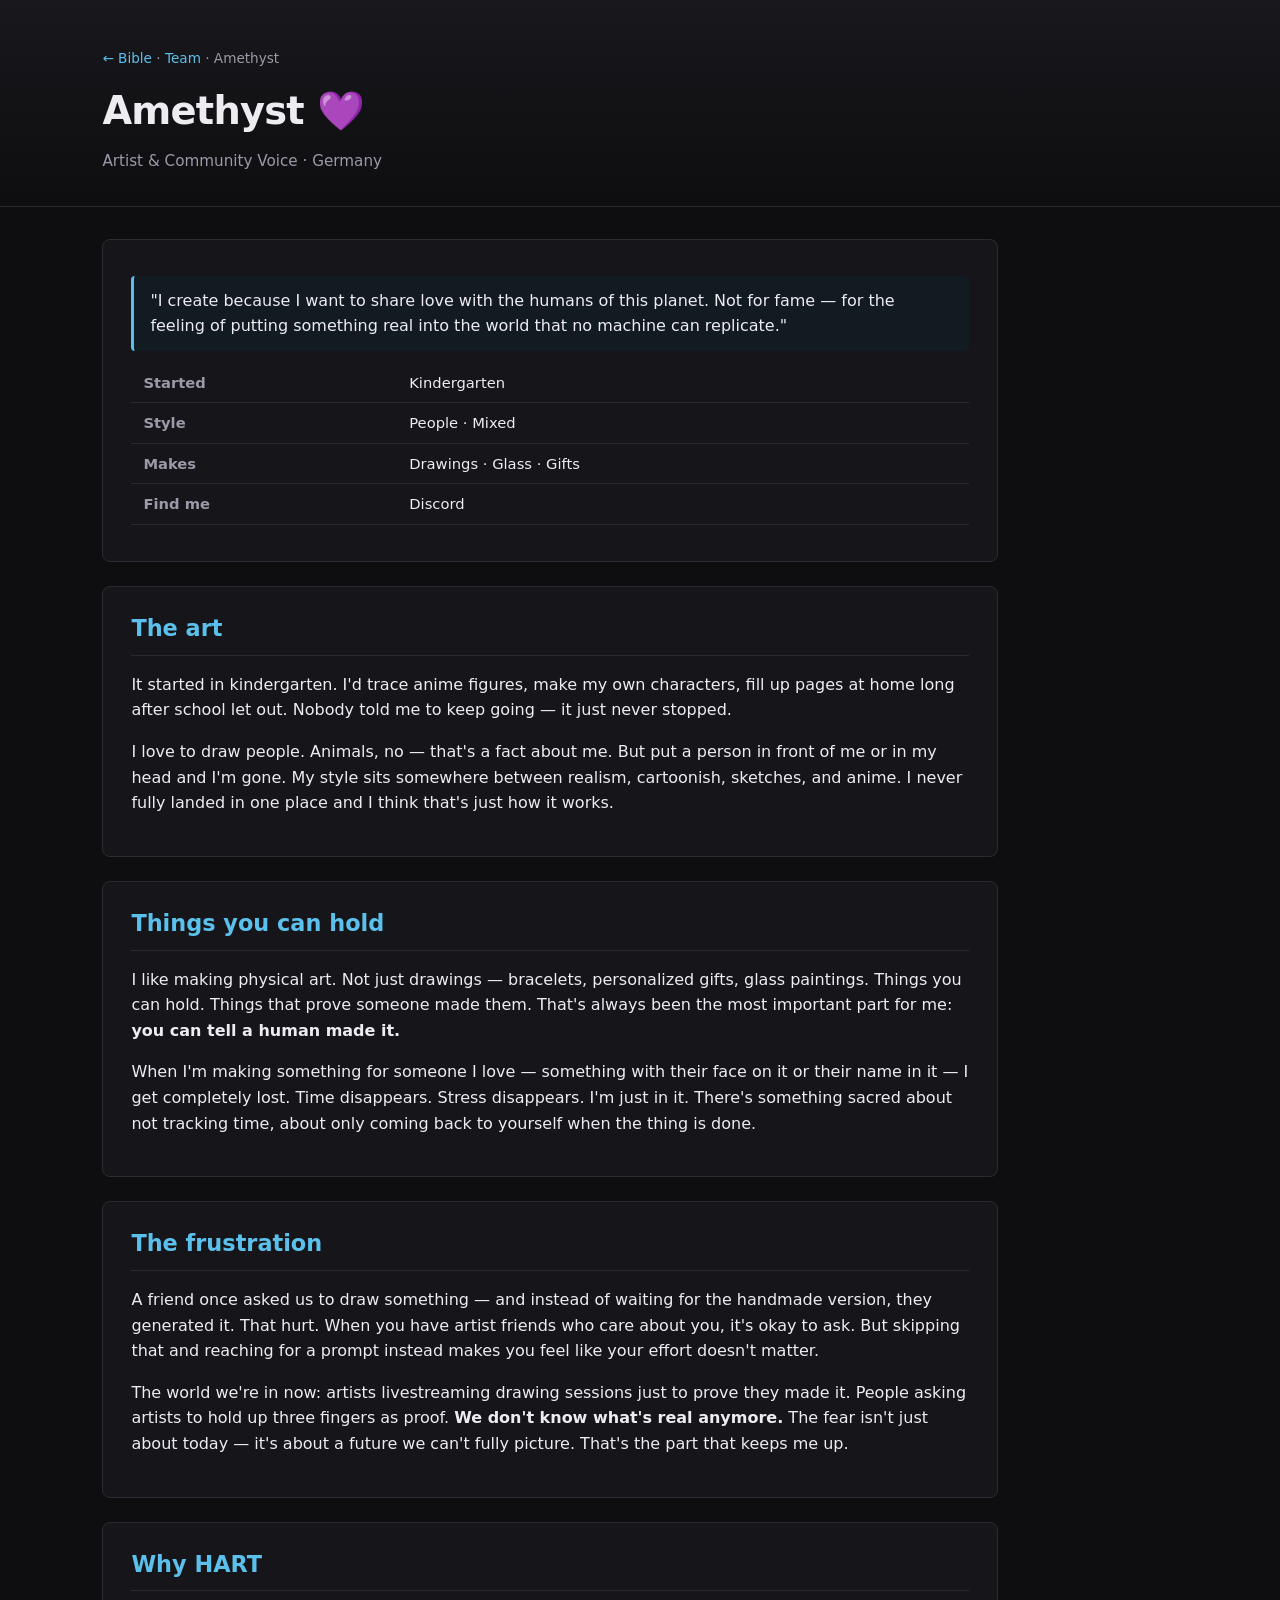
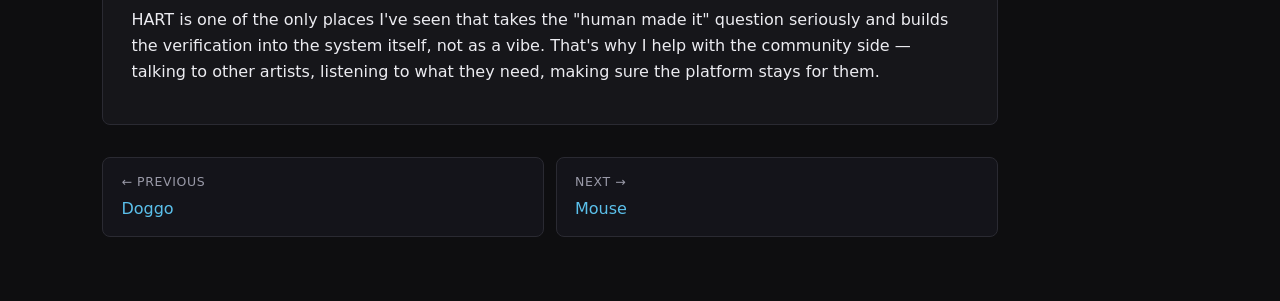
<file: team/amethyst.html>
<!DOCTYPE html>
<html lang="en">
<head>
<meta charset="UTF-8">
<meta name="viewport" content="width=device-width, initial-scale=1.0">
<title>Amethyst — HART Team</title>
<link rel="stylesheet" href="../_style.css">
</head>
<body>

<header>
  <div class="crumb"><a href="../index.html">← Bible</a> · <a href="index.html">Team</a> · Amethyst</div>
  <h1>Amethyst 💜</h1>
  <div class="sub">Artist &amp; Community Voice · Germany</div>
</header>

<main>

<section>
  <div class="callout note">
    "I create because I want to share love with the humans of this planet. Not for fame — for the
    feeling of putting something real into the world that no machine can replicate."
  </div>
  <table>
    <tr><th>Started</th><td>Kindergarten</td></tr>
    <tr><th>Style</th><td>People · Mixed</td></tr>
    <tr><th>Makes</th><td>Drawings · Glass · Gifts</td></tr>
    <tr><th>Find me</th><td>Discord</td></tr>
  </table>
</section>

<section>
  <h2>The art</h2>
  <p>
    It started in kindergarten. I'd trace anime figures, make my own characters, fill up pages at
    home long after school let out. Nobody told me to keep going — it just never stopped.
  </p>
  <p>
    I love to draw people. Animals, no — that's a fact about me. But put a person in front of me
    or in my head and I'm gone. My style sits somewhere between realism, cartoonish, sketches, and
    anime. I never fully landed in one place and I think that's just how it works.
  </p>
</section>

<section>
  <h2>Things you can hold</h2>
  <p>
    I like making physical art. Not just drawings — bracelets, personalized gifts, glass paintings.
    Things you can hold. Things that prove someone made them. That's always been the most important
    part for me: <strong>you can tell a human made it.</strong>
  </p>
  <p>
    When I'm making something for someone I love — something with their face on it or their name in
    it — I get completely lost. Time disappears. Stress disappears. I'm just in it. There's
    something sacred about not tracking time, about only coming back to yourself when the thing is
    done.
  </p>
</section>

<section>
  <h2>The frustration</h2>
  <p>
    A friend once asked us to draw something — and instead of waiting for the handmade version,
    they generated it. That hurt. When you have artist friends who care about you, it's okay to
    ask. But skipping that and reaching for a prompt instead makes you feel like your effort
    doesn't matter.
  </p>
  <p>
    The world we're in now: artists livestreaming drawing sessions just to prove they made it.
    People asking artists to hold up three fingers as proof. <strong>We don't know what's real
    anymore.</strong> The fear isn't just about today — it's about a future we can't fully picture.
    That's the part that keeps me up.
  </p>
</section>

<section>
  <h2>Why HART</h2>
  <p>
    HART is one of the only places I've seen that takes the "human made it" question seriously and
    builds the verification into the system itself, not as a vibe. That's why I help with the
    community side — talking to other artists, listening to what they need, making sure the
    platform stays for them.
  </p>
</section>

<div class="next">
  <a href="doggo.html">
    <div class="label">← Previous</div>
    <div class="title">Doggo</div>
  </a>
  <a href="mouse.html">
    <div class="label">Next →</div>
    <div class="title">Mouse</div>
  </a>
</div>

</main>

</body>
</html>
</file>
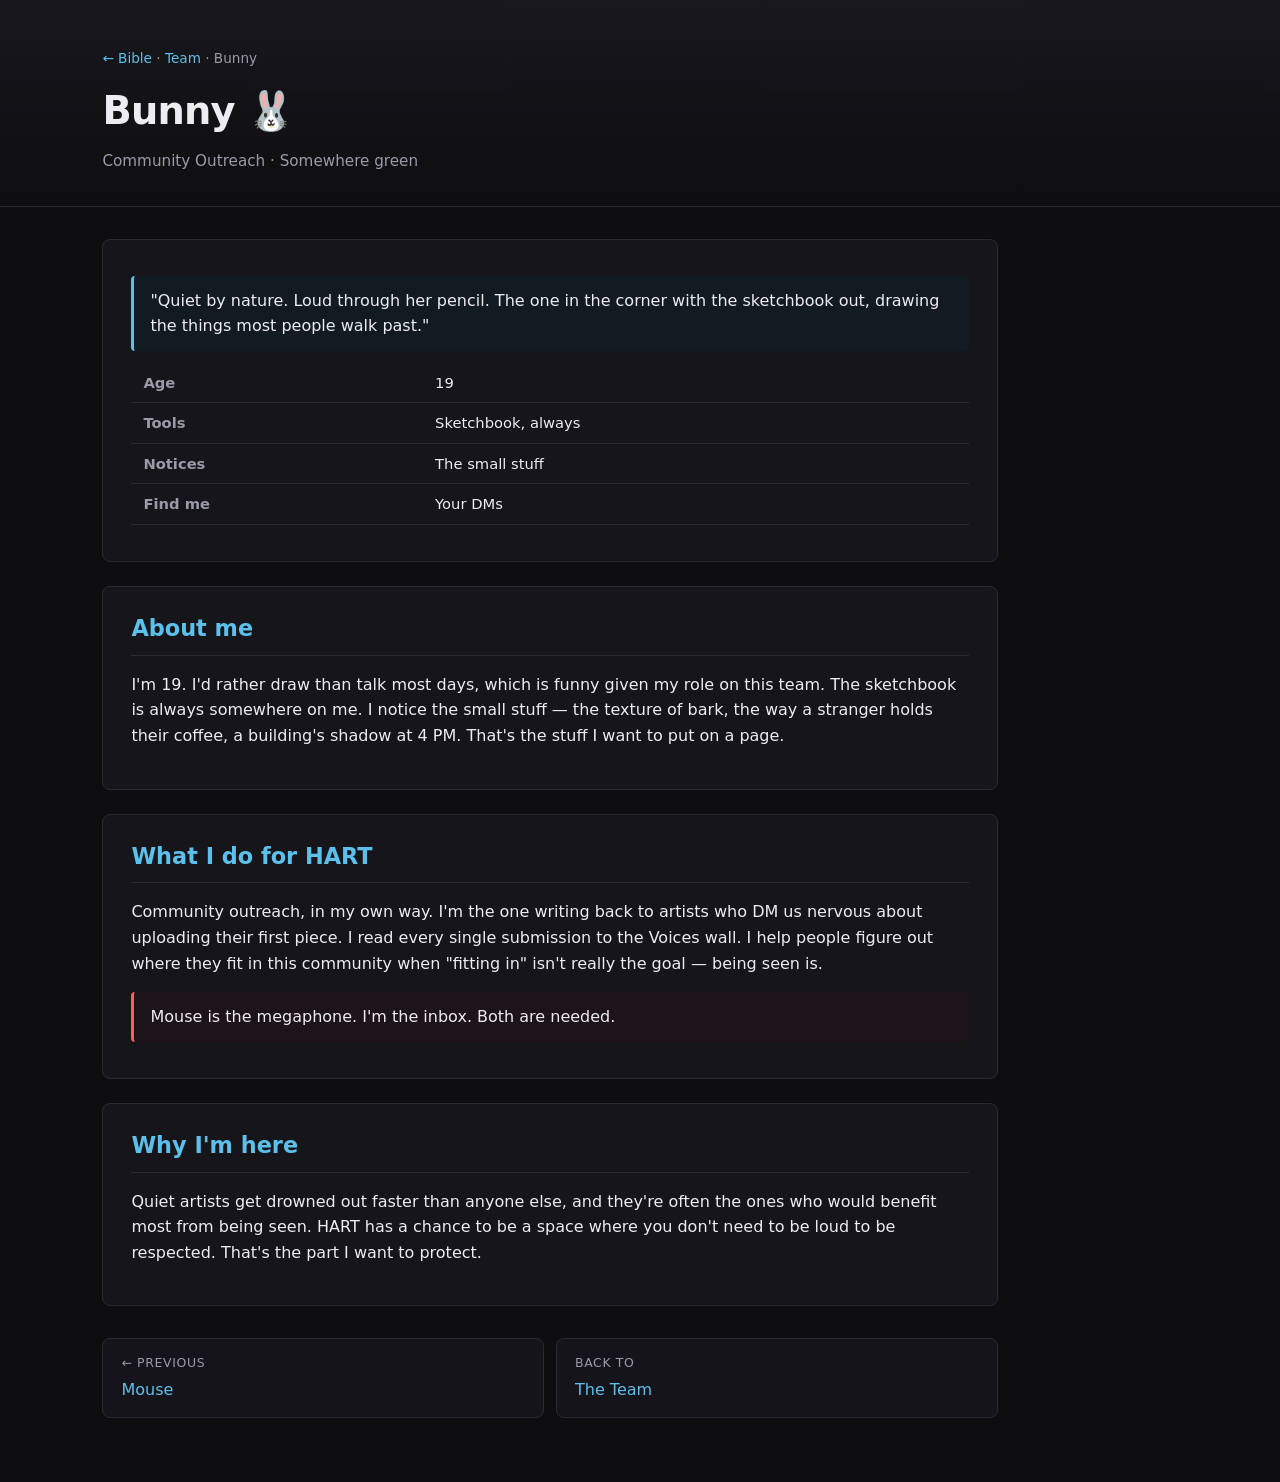
<file: team/bunny.html>
<!DOCTYPE html>
<html lang="en">
<head>
<meta charset="UTF-8">
<meta name="viewport" content="width=device-width, initial-scale=1.0">
<title>Bunny — HART Team</title>
<link rel="stylesheet" href="../_style.css">
</head>
<body>

<header>
  <div class="crumb"><a href="../index.html">← Bible</a> · <a href="index.html">Team</a> · Bunny</div>
  <h1>Bunny 🐰</h1>
  <div class="sub">Community Outreach · Somewhere green</div>
</header>

<main>

<section>
  <div class="callout note">
    "Quiet by nature. Loud through her pencil. The one in the corner with the sketchbook out,
    drawing the things most people walk past."
  </div>
  <table>
    <tr><th>Age</th><td>19</td></tr>
    <tr><th>Tools</th><td>Sketchbook, always</td></tr>
    <tr><th>Notices</th><td>The small stuff</td></tr>
    <tr><th>Find me</th><td>Your DMs</td></tr>
  </table>
</section>

<section>
  <h2>About me</h2>
  <p>
    I'm 19. I'd rather draw than talk most days, which is funny given my role on this team. The
    sketchbook is always somewhere on me. I notice the small stuff — the texture of bark, the way
    a stranger holds their coffee, a building's shadow at 4 PM. That's the stuff I want to put on
    a page.
  </p>
</section>

<section>
  <h2>What I do for HART</h2>
  <p>
    Community outreach, in my own way. I'm the one writing back to artists who DM us nervous about
    uploading their first piece. I read every single submission to the Voices wall. I help people
    figure out where they fit in this community when "fitting in" isn't really the goal — being
    seen is.
  </p>
  <div class="callout">Mouse is the megaphone. I'm the inbox. Both are needed.</div>
</section>

<section>
  <h2>Why I'm here</h2>
  <p>
    Quiet artists get drowned out faster than anyone else, and they're often the ones who would
    benefit most from being seen. HART has a chance to be a space where you don't need to be loud
    to be respected. That's the part I want to protect.
  </p>
</section>

<div class="next">
  <a href="mouse.html">
    <div class="label">← Previous</div>
    <div class="title">Mouse</div>
  </a>
  <a href="index.html">
    <div class="label">Back to</div>
    <div class="title">The Team</div>
  </a>
</div>

</main>

</body>
</html>
</file>
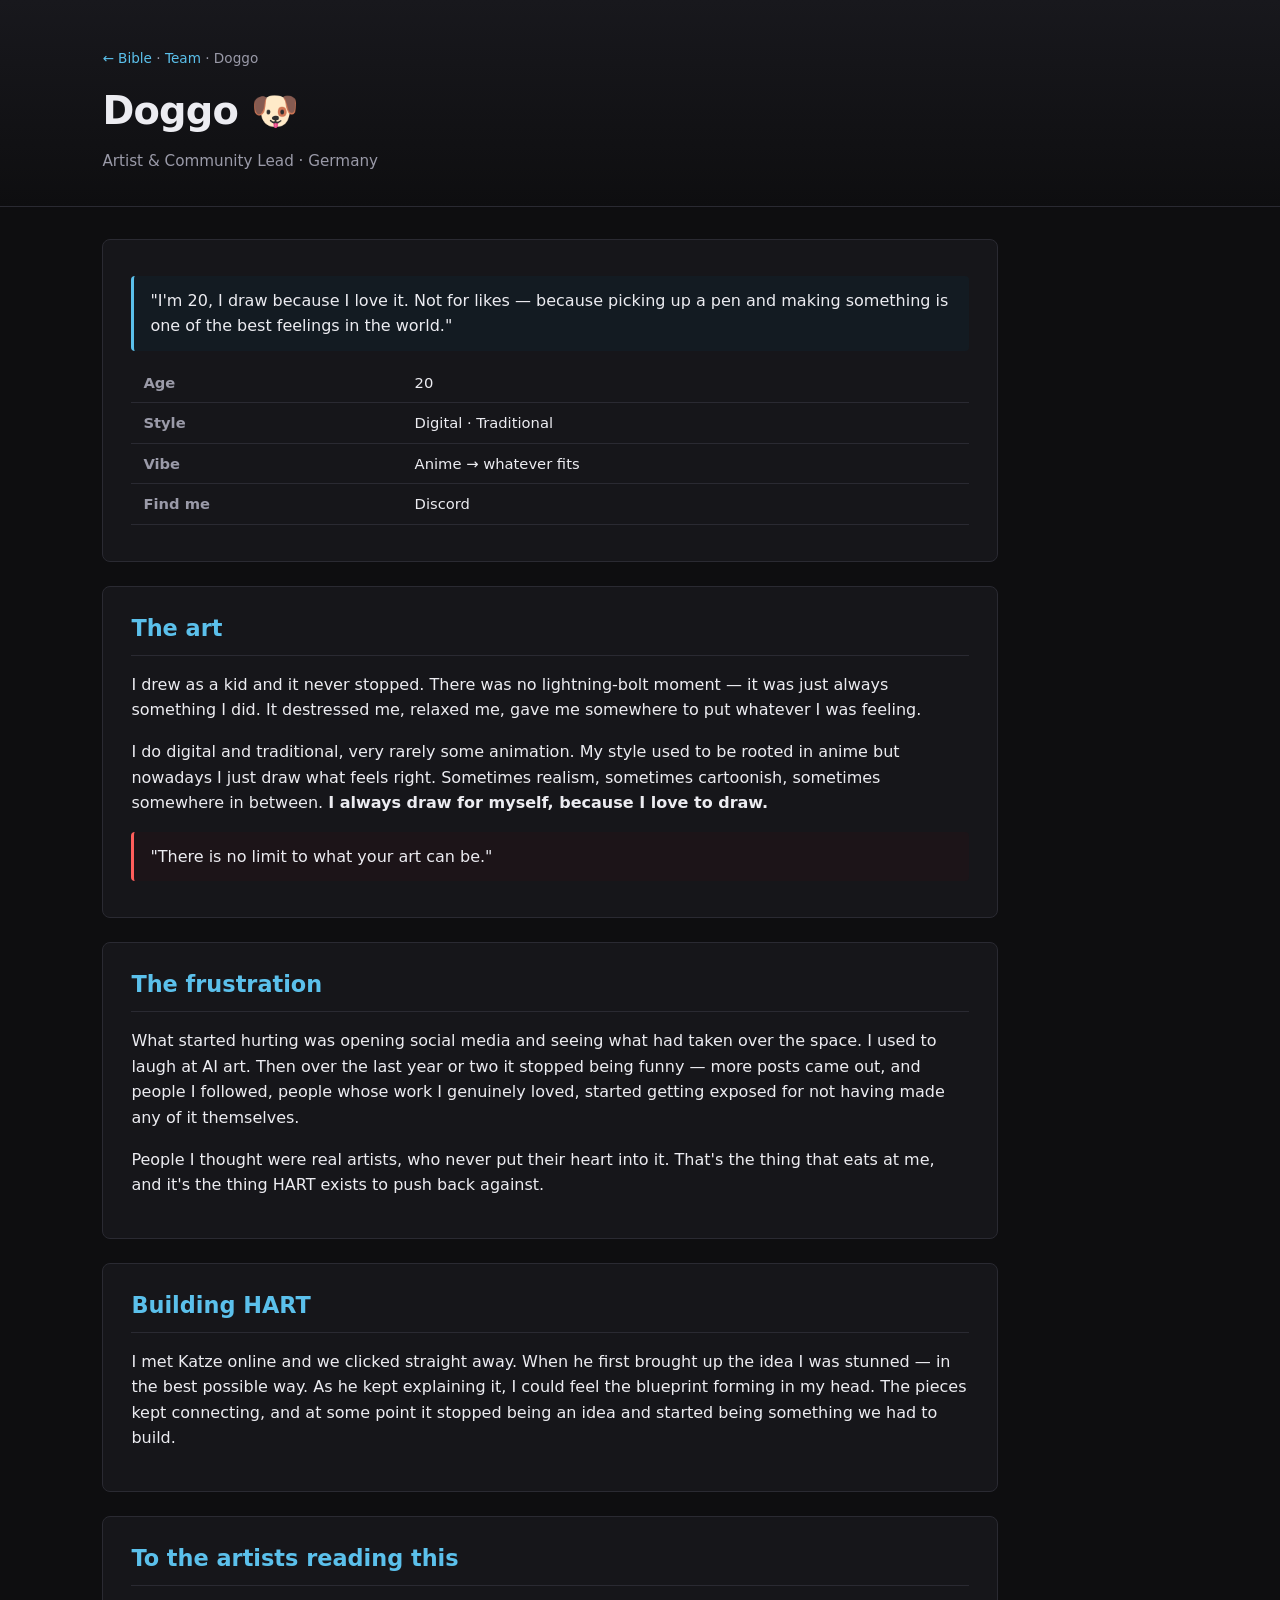
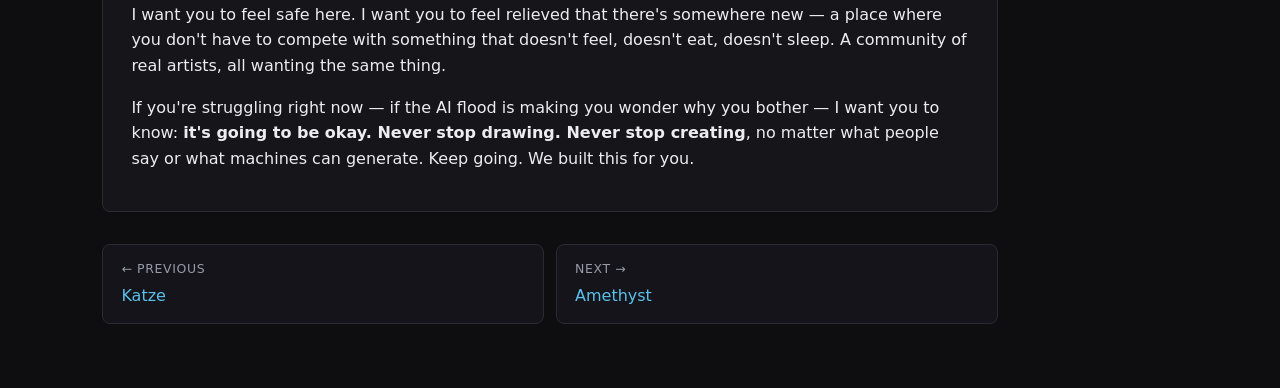
<file: team/doggo.html>
<!DOCTYPE html>
<html lang="en">
<head>
<meta charset="UTF-8">
<meta name="viewport" content="width=device-width, initial-scale=1.0">
<title>Doggo — HART Team</title>
<link rel="stylesheet" href="../_style.css">
</head>
<body>

<header>
  <div class="crumb"><a href="../index.html">← Bible</a> · <a href="index.html">Team</a> · Doggo</div>
  <h1>Doggo 🐶</h1>
  <div class="sub">Artist &amp; Community Lead · Germany</div>
</header>

<main>

<section>
  <div class="callout note">
    "I'm 20, I draw because I love it. Not for likes — because picking up a pen and making
    something is one of the best feelings in the world."
  </div>
  <table>
    <tr><th>Age</th><td>20</td></tr>
    <tr><th>Style</th><td>Digital · Traditional</td></tr>
    <tr><th>Vibe</th><td>Anime → whatever fits</td></tr>
    <tr><th>Find me</th><td>Discord</td></tr>
  </table>
</section>

<section>
  <h2>The art</h2>
  <p>
    I drew as a kid and it never stopped. There was no lightning-bolt moment — it was just always
    something I did. It destressed me, relaxed me, gave me somewhere to put whatever I was feeling.
  </p>
  <p>
    I do digital and traditional, very rarely some animation. My style used to be rooted in anime
    but nowadays I just draw what feels right. Sometimes realism, sometimes cartoonish, sometimes
    somewhere in between. <strong>I always draw for myself, because I love to draw.</strong>
  </p>
  <div class="callout">"There is no limit to what your art can be."</div>
</section>

<section>
  <h2>The frustration</h2>
  <p>
    What started hurting was opening social media and seeing what had taken over the space. I used
    to laugh at AI art. Then over the last year or two it stopped being funny — more posts came
    out, and people I followed, people whose work I genuinely loved, started getting exposed for
    not having made any of it themselves.
  </p>
  <p>
    People I thought were real artists, who never put their heart into it. That's the thing that
    eats at me, and it's the thing HART exists to push back against.
  </p>
</section>

<section>
  <h2>Building HART</h2>
  <p>
    I met Katze online and we clicked straight away. When he first brought up the idea I was
    stunned — in the best possible way. As he kept explaining it, I could feel the blueprint
    forming in my head. The pieces kept connecting, and at some point it stopped being an idea and
    started being something we had to build.
  </p>
</section>

<section>
  <h2>To the artists reading this</h2>
  <p>
    I want you to feel safe here. I want you to feel relieved that there's somewhere new — a place
    where you don't have to compete with something that doesn't feel, doesn't eat, doesn't sleep.
    A community of real artists, all wanting the same thing.
  </p>
  <p>
    If you're struggling right now — if the AI flood is making you wonder why you bother — I want
    you to know: <strong>it's going to be okay. Never stop drawing. Never stop creating</strong>,
    no matter what people say or what machines can generate. Keep going. We built this for you.
  </p>
</section>

<div class="next">
  <a href="katze.html">
    <div class="label">← Previous</div>
    <div class="title">Katze</div>
  </a>
  <a href="amethyst.html">
    <div class="label">Next →</div>
    <div class="title">Amethyst</div>
  </a>
</div>

</main>

</body>
</html>
</file>
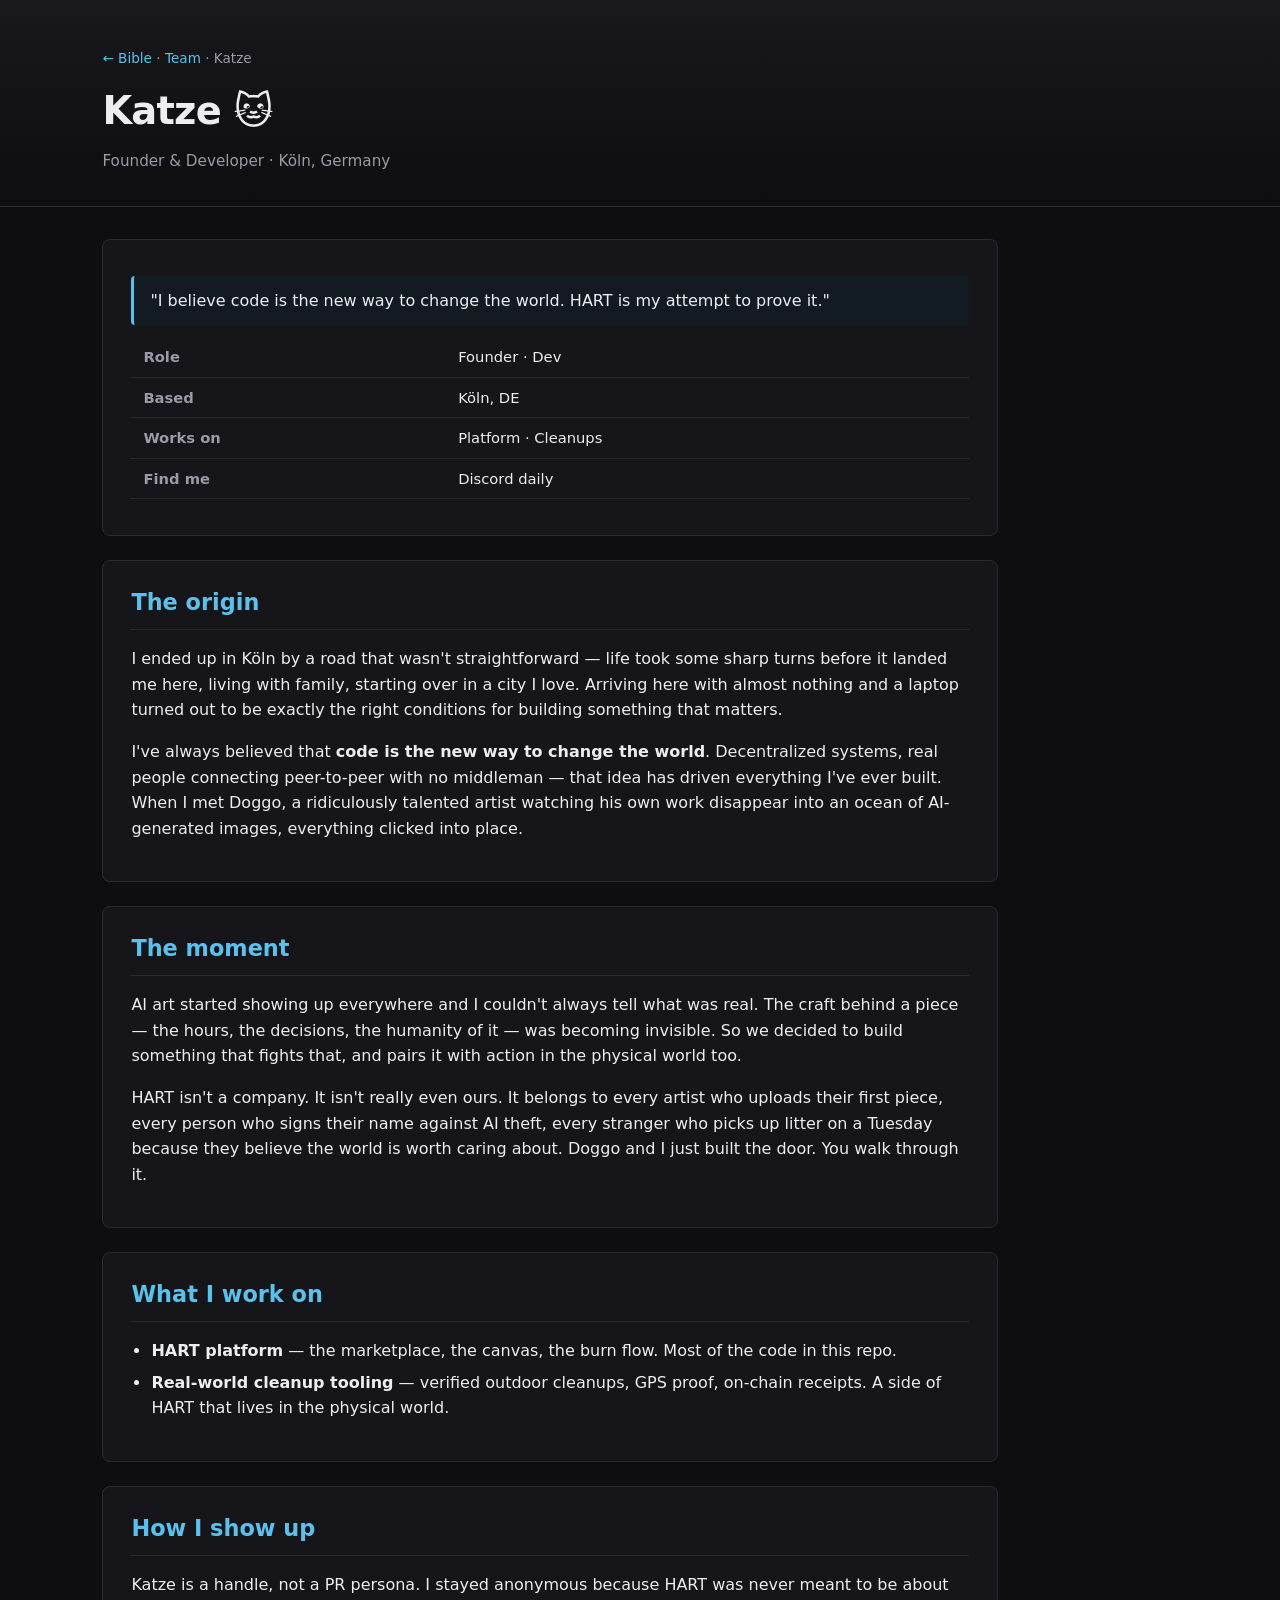
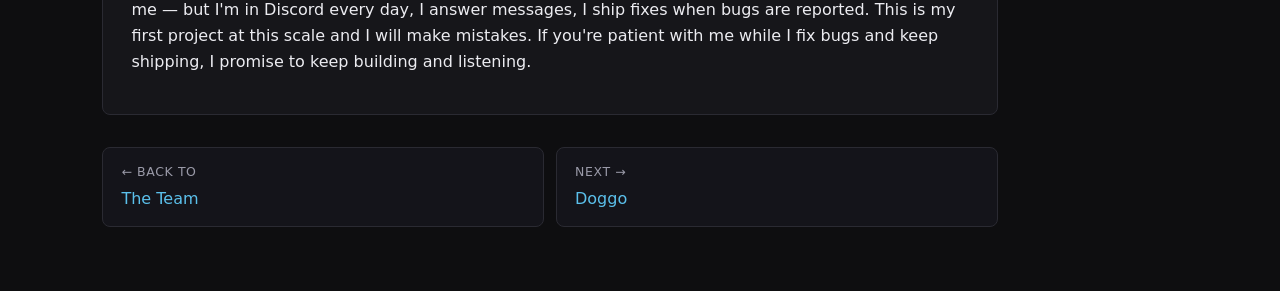
<file: team/katze.html>
<!DOCTYPE html>
<html lang="en">
<head>
<meta charset="UTF-8">
<meta name="viewport" content="width=device-width, initial-scale=1.0">
<title>Katze — HART Team</title>
<link rel="stylesheet" href="../_style.css">
</head>
<body>

<header>
  <div class="crumb"><a href="../index.html">← Bible</a> · <a href="index.html">Team</a> · Katze</div>
  <h1>Katze 🐱</h1>
  <div class="sub">Founder &amp; Developer · Köln, Germany</div>
</header>

<main>

<section>
  <div class="callout note">
    "I believe code is the new way to change the world. HART is my attempt to prove it."
  </div>
  <table>
    <tr><th>Role</th><td>Founder · Dev</td></tr>
    <tr><th>Based</th><td>Köln, DE</td></tr>
    <tr><th>Works on</th><td>Platform · Cleanups</td></tr>
    <tr><th>Find me</th><td>Discord daily</td></tr>
  </table>
</section>

<section>
  <h2>The origin</h2>
  <p>
    I ended up in Köln by a road that wasn't straightforward — life took some sharp turns before it
    landed me here, living with family, starting over in a city I love. Arriving here with almost
    nothing and a laptop turned out to be exactly the right conditions for building something that
    matters.
  </p>
  <p>
    I've always believed that <strong>code is the new way to change the world</strong>.
    Decentralized systems, real people connecting peer-to-peer with no middleman — that idea has
    driven everything I've ever built. When I met Doggo, a ridiculously talented artist watching
    his own work disappear into an ocean of AI-generated images, everything clicked into place.
  </p>
</section>

<section>
  <h2>The moment</h2>
  <p>
    AI art started showing up everywhere and I couldn't always tell what was real. The craft behind
    a piece — the hours, the decisions, the humanity of it — was becoming invisible. So we decided
    to build something that fights that, and pairs it with action in the physical world too.
  </p>
  <p>
    HART isn't a company. It isn't really even ours. It belongs to every artist who uploads their
    first piece, every person who signs their name against AI theft, every stranger who picks up
    litter on a Tuesday because they believe the world is worth caring about. Doggo and I just
    built the door. You walk through it.
  </p>
</section>

<section>
  <h2>What I work on</h2>
  <ul>
    <li><strong>HART platform</strong> — the marketplace, the canvas, the burn flow. Most of the code in this repo.</li>
    <li><strong>Real-world cleanup tooling</strong> — verified outdoor cleanups, GPS proof, on-chain receipts. A side of HART that lives in the physical world.</li>
  </ul>
</section>

<section>
  <h2>How I show up</h2>
  <p>
    Katze is a handle, not a PR persona. I stayed anonymous because HART was never meant to be
    about me — but I'm in Discord every day, I answer messages, I ship fixes when bugs are
    reported. This is my first project at this scale and I will make mistakes. If you're patient
    with me while I fix bugs and keep shipping, I promise to keep building and listening.
  </p>
</section>

<div class="next">
  <a href="index.html">
    <div class="label">← Back to</div>
    <div class="title">The Team</div>
  </a>
  <a href="doggo.html">
    <div class="label">Next →</div>
    <div class="title">Doggo</div>
  </a>
</div>

</main>

</body>
</html>
</file>
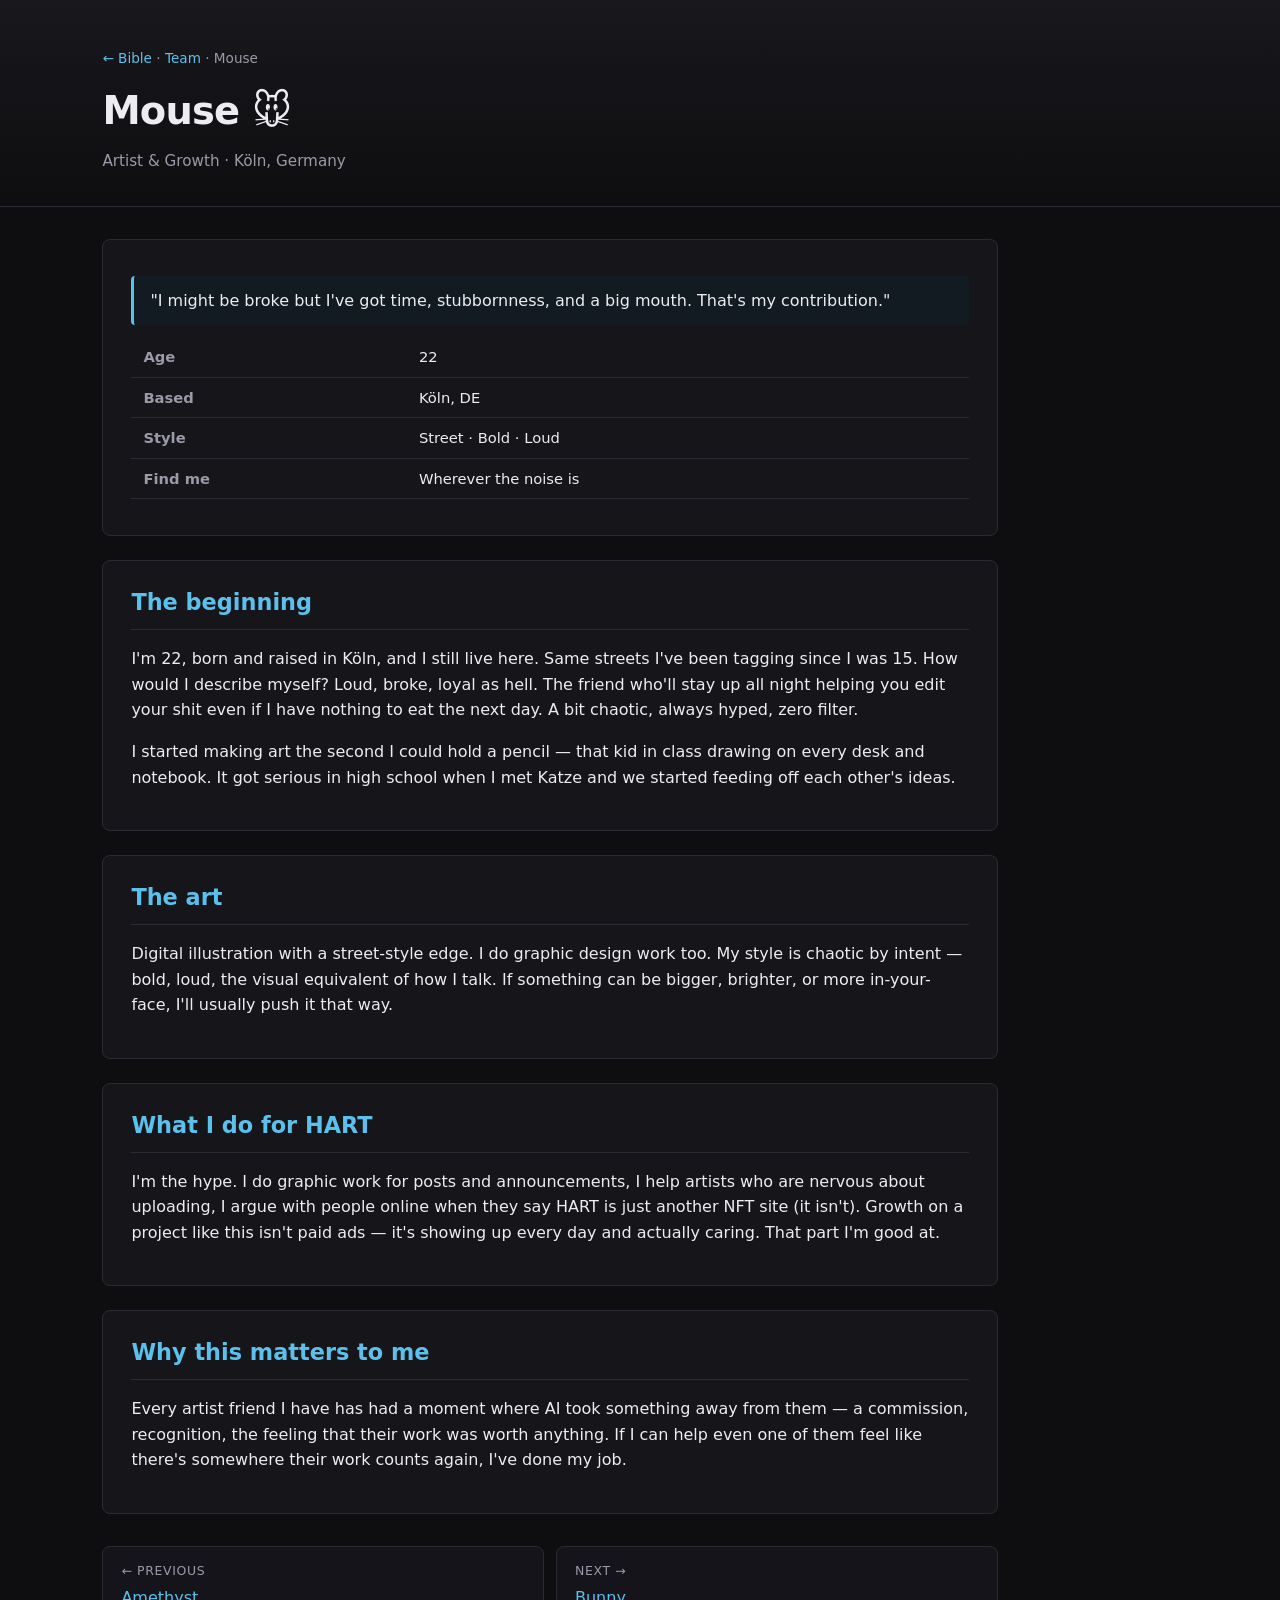
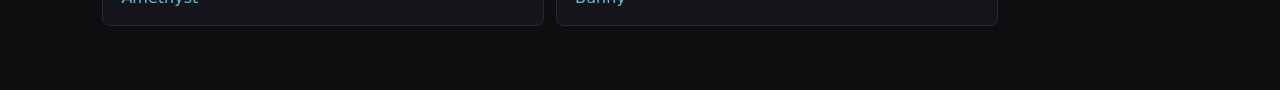
<file: team/mouse.html>
<!DOCTYPE html>
<html lang="en">
<head>
<meta charset="UTF-8">
<meta name="viewport" content="width=device-width, initial-scale=1.0">
<title>Mouse — HART Team</title>
<link rel="stylesheet" href="../_style.css">
</head>
<body>

<header>
  <div class="crumb"><a href="../index.html">← Bible</a> · <a href="index.html">Team</a> · Mouse</div>
  <h1>Mouse 🐭</h1>
  <div class="sub">Artist &amp; Growth · Köln, Germany</div>
</header>

<main>

<section>
  <div class="callout note">
    "I might be broke but I've got time, stubbornness, and a big mouth. That's my contribution."
  </div>
  <table>
    <tr><th>Age</th><td>22</td></tr>
    <tr><th>Based</th><td>Köln, DE</td></tr>
    <tr><th>Style</th><td>Street · Bold · Loud</td></tr>
    <tr><th>Find me</th><td>Wherever the noise is</td></tr>
  </table>
</section>

<section>
  <h2>The beginning</h2>
  <p>
    I'm 22, born and raised in Köln, and I still live here. Same streets I've been tagging since I
    was 15. How would I describe myself? Loud, broke, loyal as hell. The friend who'll stay up all
    night helping you edit your shit even if I have nothing to eat the next day. A bit chaotic,
    always hyped, zero filter.
  </p>
  <p>
    I started making art the second I could hold a pencil — that kid in class drawing on every
    desk and notebook. It got serious in high school when I met Katze and we started feeding off
    each other's ideas.
  </p>
</section>

<section>
  <h2>The art</h2>
  <p>
    Digital illustration with a street-style edge. I do graphic design work too. My style is
    chaotic by intent — bold, loud, the visual equivalent of how I talk. If something can be
    bigger, brighter, or more in-your-face, I'll usually push it that way.
  </p>
</section>

<section>
  <h2>What I do for HART</h2>
  <p>
    I'm the hype. I do graphic work for posts and announcements, I help artists who are nervous
    about uploading, I argue with people online when they say HART is just another NFT site
    (it isn't). Growth on a project like this isn't paid ads — it's showing up every day and
    actually caring. That part I'm good at.
  </p>
</section>

<section>
  <h2>Why this matters to me</h2>
  <p>
    Every artist friend I have has had a moment where AI took something away from them — a
    commission, recognition, the feeling that their work was worth anything. If I can help even one
    of them feel like there's somewhere their work counts again, I've done my job.
  </p>
</section>

<div class="next">
  <a href="amethyst.html">
    <div class="label">← Previous</div>
    <div class="title">Amethyst</div>
  </a>
  <a href="bunny.html">
    <div class="label">Next →</div>
    <div class="title">Bunny</div>
  </a>
</div>

</main>

</body>
</html>
</file>
<file: _style.css>
:root {
  --bg: #0e0e10;
  --panel: #16161a;
  --ink: #ececf1;
  --muted: #9a9aa8;
  --accent: #ff5e5b;
  --accent-2: #5bc0eb;
  --good: #7bd389;
  --warn: #f0c419;
  --line: #2a2a32;
}
* { box-sizing: border-box; }
body {
  margin: 0;
  font-family: -apple-system, "Segoe UI", system-ui, sans-serif;
  background: var(--bg);
  color: var(--ink);
  line-height: 1.6;
}
header {
  padding: 48px 8% 32px;
  border-bottom: 1px solid var(--line);
  background: linear-gradient(180deg, #18181d 0%, #0e0e10 100%);
}
header .crumb { color: var(--muted); font-size: 0.85rem; margin-bottom: 10px; }
header .crumb a { color: var(--accent-2); text-decoration: none; }
h1 { font-size: 2.4rem; margin: 0 0 8px; letter-spacing: -0.02em; }
h2 {
  font-size: 1.4rem;
  margin: 0 0 16px;
  padding-bottom: 8px;
  border-bottom: 1px solid var(--line);
  color: var(--accent-2);
}
h3 { color: var(--accent); margin-top: 24px; font-size: 1.05rem; }
.sub { color: var(--muted); font-size: 0.95rem; }
main { padding: 32px 8% 64px; max-width: 1100px; }
section {
  background: var(--panel);
  border: 1px solid var(--line);
  border-radius: 8px;
  padding: 24px 28px;
  margin-bottom: 24px;
}
code, .mono {
  font-family: "JetBrains Mono", Consolas, monospace;
  background: #0a0a0c;
  padding: 2px 6px;
  border-radius: 4px;
  color: var(--good);
  font-size: 0.9em;
}
pre {
  background: #0a0a0c;
  border: 1px solid var(--line);
  border-radius: 6px;
  padding: 14px 16px;
  overflow-x: auto;
  color: var(--good);
  font-size: 0.88rem;
}
table {
  width: 100%;
  border-collapse: collapse;
  margin: 12px 0;
  font-size: 0.92rem;
}
th, td {
  text-align: left;
  padding: 8px 12px;
  border-bottom: 1px solid var(--line);
  vertical-align: top;
}
th { color: var(--muted); font-weight: 600; }
tr:hover td { background: #1c1c22; }
ul, ol { padding-left: 20px; }
li { margin: 6px 0; }
.pill {
  display: inline-block;
  padding: 2px 10px;
  border-radius: 99px;
  font-size: 0.72rem;
  font-weight: 600;
  margin-right: 6px;
}
.pill-good { background: #1c3a23; color: var(--good); }
.pill-warn { background: #3a3318; color: var(--warn); }
.pill-acc  { background: #2a1a1a; color: var(--accent); }
.pill-info { background: #15252e; color: var(--accent-2); }
.grid { display: grid; grid-template-columns: 1fr 1fr; gap: 16px; }
.callout {
  border-left: 3px solid var(--accent);
  background: #1c1418;
  padding: 12px 16px;
  border-radius: 4px;
  margin: 12px 0;
}
.callout.note { border-color: var(--accent-2); background: #131b22; }
.callout.warn { border-color: var(--warn); background: #221d10; }
hr { border: none; border-top: 1px solid var(--line); margin: 24px 0; }
.next { display: flex; justify-content: space-between; gap: 12px; margin-top: 32px; }
.next a {
  flex: 1;
  padding: 14px 18px;
  border: 1px solid var(--line);
  border-radius: 8px;
  background: #14141a;
  color: var(--ink);
  text-decoration: none;
  transition: border-color 0.15s;
}
.next a:hover { border-color: var(--accent); }
.next .label { color: var(--muted); font-size: 0.78rem; text-transform: uppercase; letter-spacing: 0.05em; }
.next .title { color: var(--accent-2); margin-top: 4px; }
@media (max-width: 720px) { .grid, .next { grid-template-columns: 1fr; flex-direction: column; } }

figure {
  margin: 18px 0;
  border: 1px solid var(--line);
  border-radius: 8px;
  overflow: hidden;
  background: #0a0a0c;
}
figure img {
  display: block;
  width: 100%;
  height: auto;
}
figcaption {
  padding: 10px 14px;
  color: var(--muted);
  font-size: 0.85rem;
  border-top: 1px solid var(--line);
  background: #111116;
}
.hero-image {
  margin: 0 0 24px;
  border-radius: 8px;
  overflow: hidden;
  border: 1px solid var(--line);
  max-height: 320px;
}
.hero-image img {
  display: block;
  width: 100%;
  height: 100%;
  object-fit: cover;
}
.image-row {
  display: grid;
  grid-template-columns: 1fr 1fr;
  gap: 14px;
  margin: 18px 0;
}
.image-row figure { margin: 0; }
@media (max-width: 720px) { .image-row { grid-template-columns: 1fr; } }
</file>
